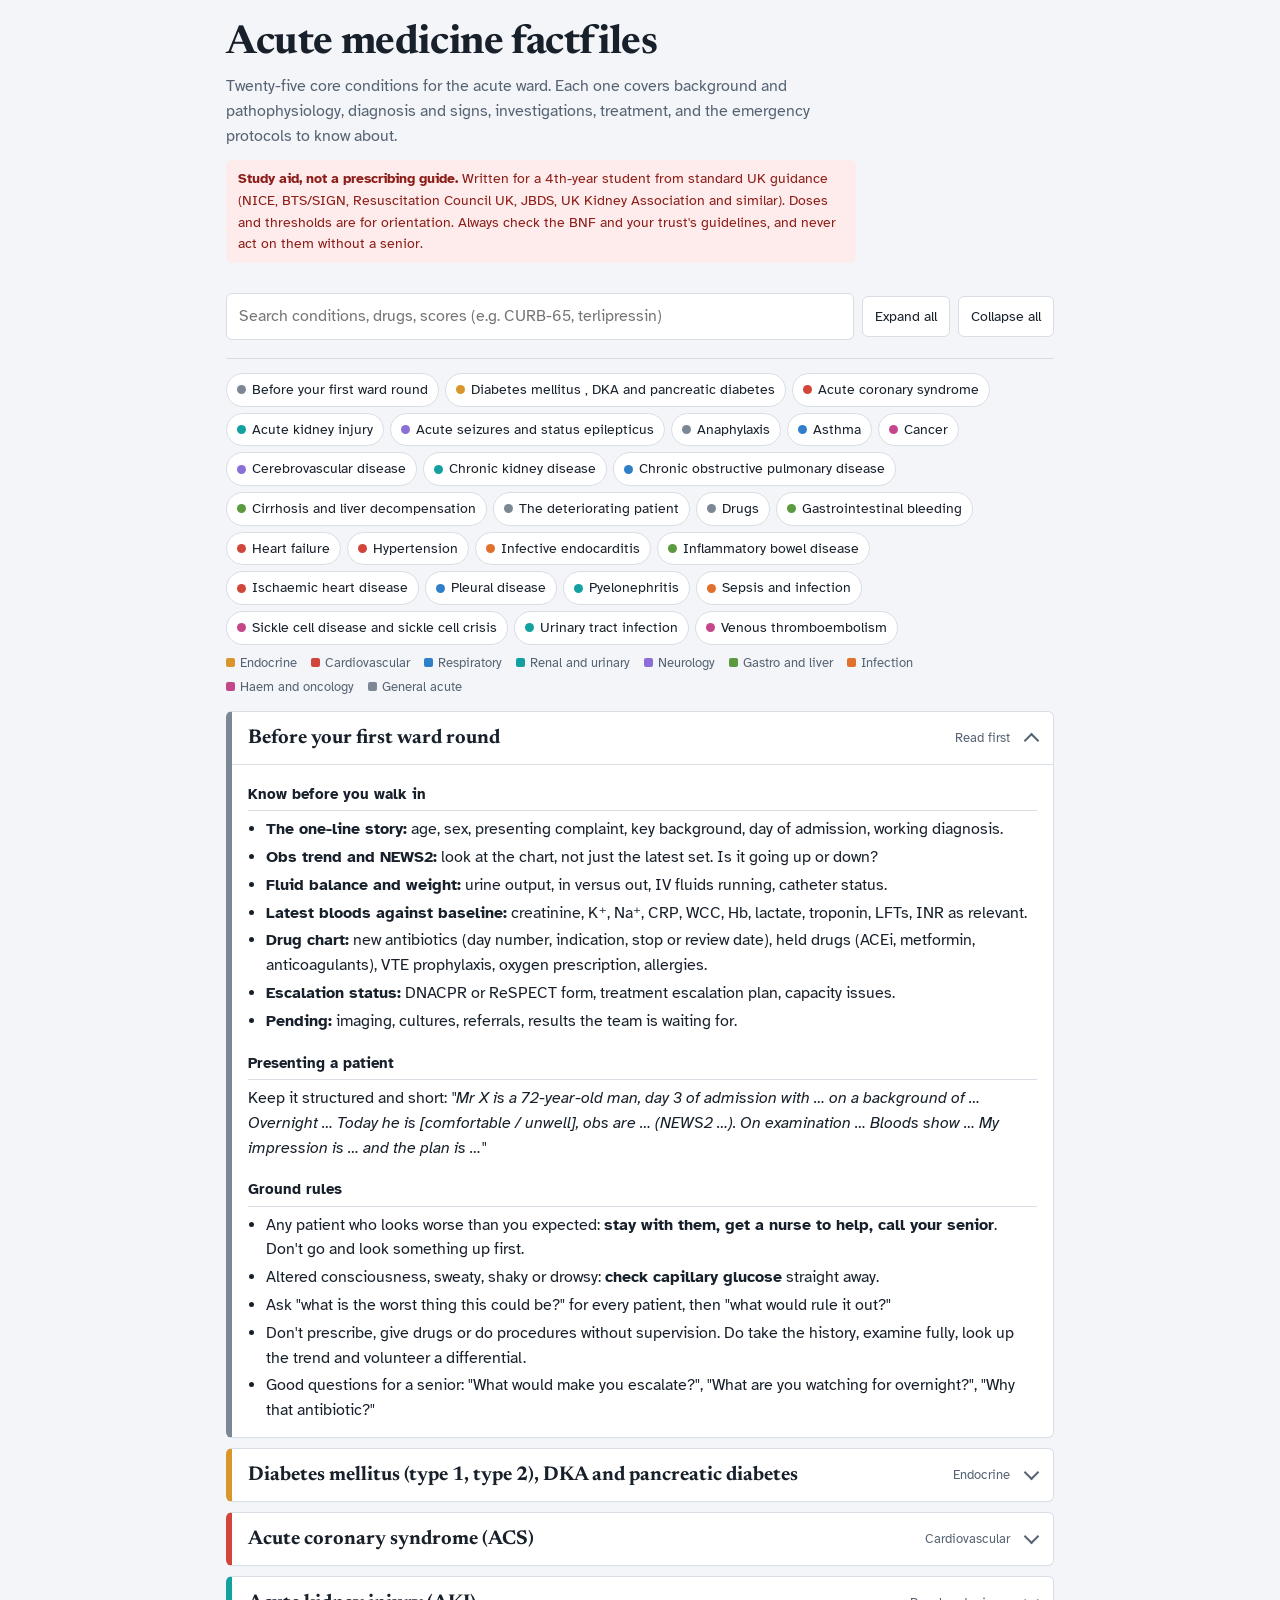
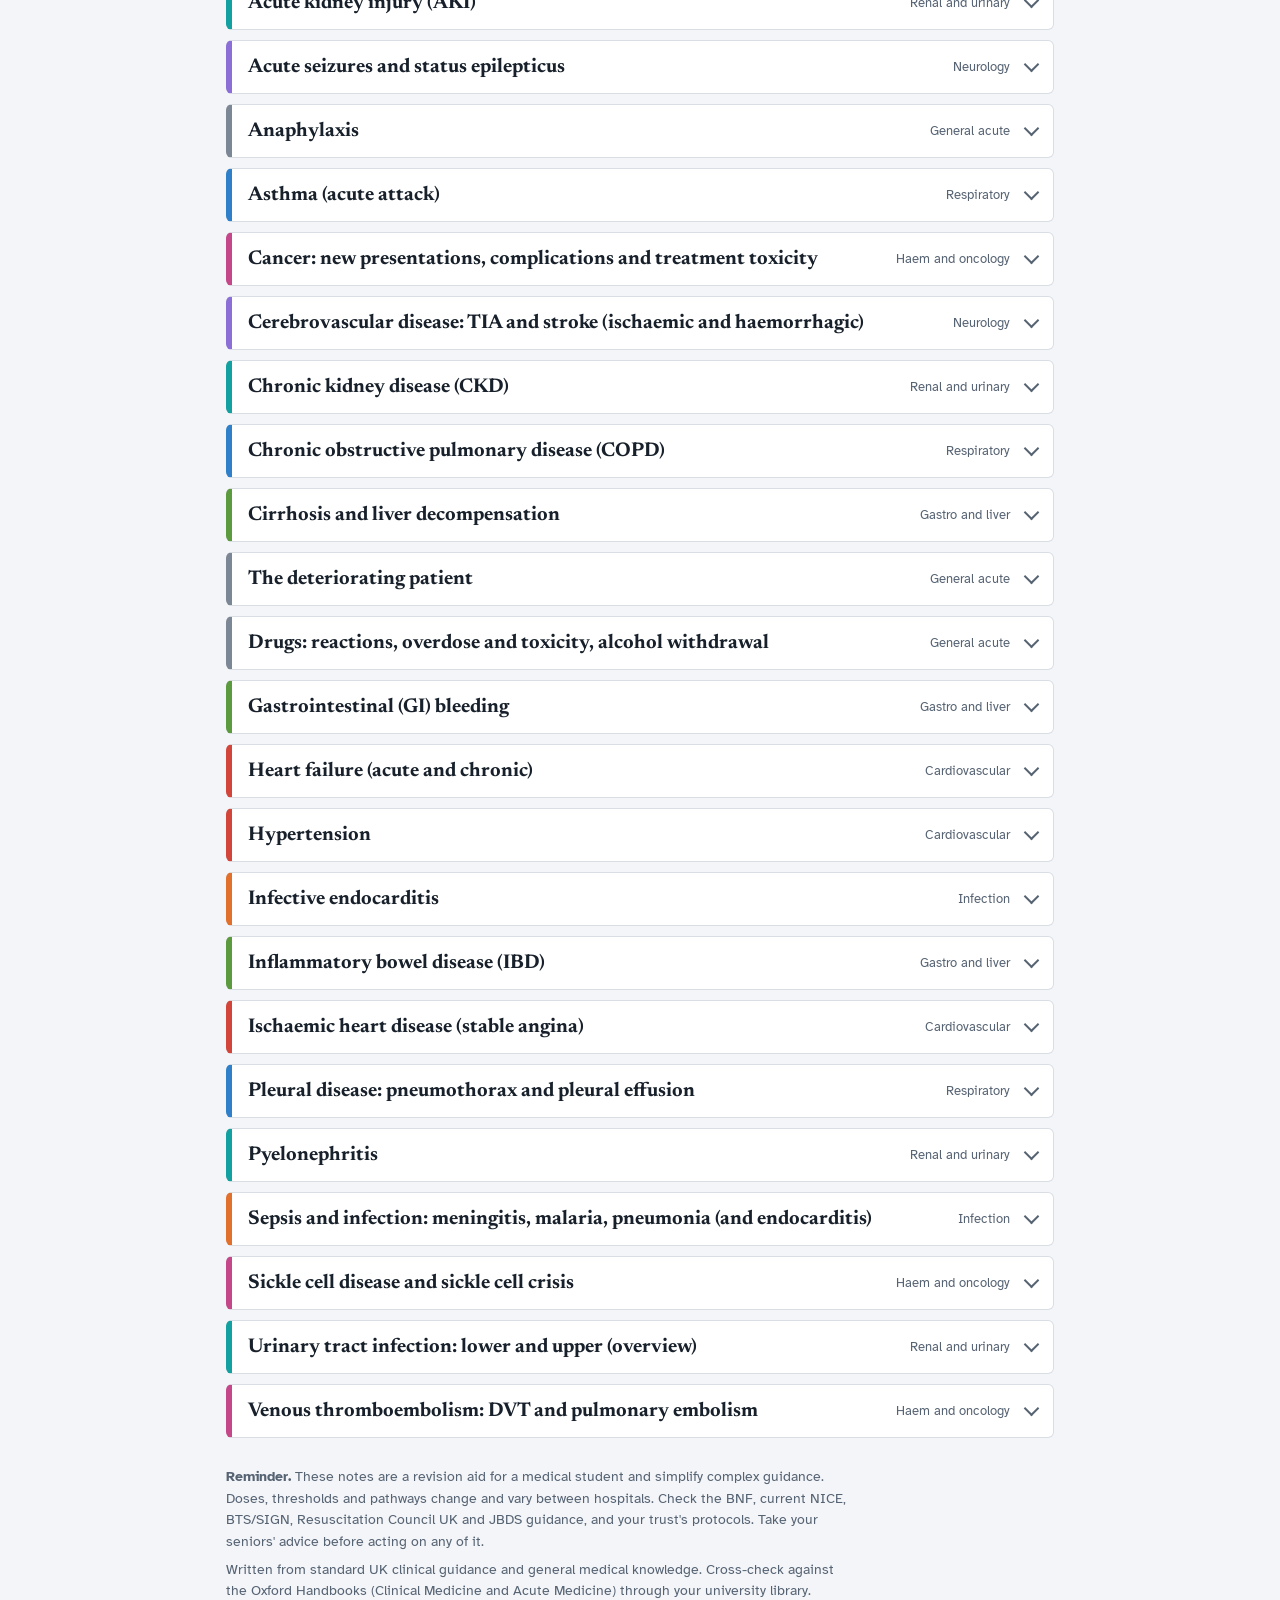
<file: part1.html>
<!DOCTYPE html>
<html lang="en-GB">
<head>
<meta charset="utf-8">
<meta name="viewport" content="width=device-width, initial-scale=1, viewport-fit=cover">
<title>Acute medicine factfiles</title>
<link rel="stylesheet" href="https://fonts.googleapis.com/css2?family=Atkinson+Hyperlegible:ital,wght@0,400;0,700;1,400&family=Newsreader:opsz,wght@6..72,500;6..72,700&display=swap">
<style>
:root{
  --bg:#f3f5f8;--surface:#ffffff;--ink:#18212b;--muted:#566373;--line:#d9dee5;--accent:#1c5d99;
  --key-bg:#e9f1fa;--warn-bg:#fdeceb;--warn-ink:#8c1d18;--prot-bg:#fff3e0;--prot-line:#e3b05e;
  box-sizing:border-box;padding-top:env(safe-area-inset-top,0px);padding-bottom:env(safe-area-inset-bottom,0px);
}
@media (prefers-color-scheme: dark){
  :root:not([data-theme="light"]){
    --bg:#10161d;--surface:#18212b;--ink:#e6ebf1;--muted:#9aa8b8;--line:#2b3745;--accent:#7ab6ec;
    --key-bg:#17293b;--warn-bg:#3a1a19;--warn-ink:#f3b1ac;--prot-bg:#2f2515;--prot-line:#7a5a24;
  }
}
:root[data-theme="dark"]{
  --bg:#10161d;--surface:#18212b;--ink:#e6ebf1;--muted:#9aa8b8;--line:#2b3745;--accent:#7ab6ec;
  --key-bg:#17293b;--warn-bg:#3a1a19;--warn-ink:#f3b1ac;--prot-bg:#2f2515;--prot-line:#7a5a24;
}
html{scroll-padding-top:calc(env(safe-area-inset-top,0px) + 76px);height:100%}
*,*::before,*::after{box-sizing:inherit}
body{margin:0;min-height:100%;background:var(--bg);color:var(--ink);font-family:"Atkinson Hyperlegible",system-ui,-apple-system,"Segoe UI",Roboto,sans-serif;font-size:16px;line-height:1.55;-webkit-text-size-adjust:100%}
.wrap{max-width:860px;margin:0 auto;padding:0 16px 48px}
header.top{padding:22px 0 6px}
h1{font-family:Newsreader,Georgia,"Times New Roman",serif;font-weight:700;font-size:clamp(28px,6vw,40px);line-height:1.1;margin:0 0 8px;letter-spacing:-.01em}
.lede{color:var(--muted);margin:0 0 6px;max-width:62ch}
.disc{font-size:14px;background:var(--warn-bg);color:var(--warn-ink);border-radius:6px;padding:8px 12px;margin:12px 0 0;max-width:70ch}
.bar{position:sticky;top:env(safe-area-inset-top,0px);z-index:5;background:var(--bg);padding:10px 0;border-bottom:1px solid var(--line);margin-top:14px;display:flex;gap:8px;flex-wrap:wrap;align-items:center}
.bar input{flex:1 1 220px;min-width:0;font:inherit;padding:10px 12px;border:1px solid var(--line);border-radius:6px;background:var(--surface);color:var(--ink)}
.bar button{font:inherit;font-size:14px;padding:9px 12px;border:1px solid var(--line);border-radius:6px;background:var(--surface);color:var(--ink);cursor:pointer}
.bar button:hover{border-color:var(--accent)}
:focus-visible{outline:3px solid var(--accent);outline-offset:2px}
.count{font-size:13px;color:var(--muted);width:100%}
.index{display:flex;flex-wrap:wrap;gap:6px;margin:14px 0 8px}
.chip{display:inline-flex;align-items:center;gap:6px;font-size:14px;padding:5px 10px;border:1px solid var(--line);border-radius:999px;background:var(--surface);color:var(--ink);text-decoration:none}
.chip i{width:9px;height:9px;border-radius:50%;background:var(--c,#7b8794);flex:none}
.chip:hover{border-color:var(--c,#7b8794)}
.legend{display:flex;flex-wrap:wrap;gap:4px 14px;font-size:13px;color:var(--muted);margin:2px 0 14px}
.legend span{display:inline-flex;align-items:center;gap:5px}
.legend i{width:9px;height:9px;border-radius:2px;background:var(--c)}
.s-endo{--c:#d9962b}.s-cv{--c:#d1453b}.s-resp{--c:#2f80c9}.s-renal{--c:#12a0a0}.s-neuro{--c:#8b6fd6}.s-gi{--c:#5b9a3f}.s-inf{--c:#e0702b}.s-haem{--c:#c4478a}.s-gen{--c:#7b8794}
[hidden]{display:none!important}
details.cond{background:var(--surface);border:1px solid var(--line);border-left:6px solid var(--c,#7b8794);border-radius:6px;margin:10px 0}
details.cond>summary{cursor:pointer;list-style:none;display:flex;align-items:center;justify-content:space-between;gap:12px;padding:14px 16px}
details.cond>summary::-webkit-details-marker{display:none}
details.cond>summary::after{content:"";flex:none;width:9px;height:9px;border-right:2px solid var(--muted);border-bottom:2px solid var(--muted);transform:rotate(45deg);margin-left:4px;margin-top:-4px;transition:transform .15s}
details.cond[open]>summary::after{transform:rotate(-135deg);margin-top:4px}
.cn{font-family:Newsreader,Georgia,serif;font-weight:700;font-size:20px;line-height:1.2;flex:1}
.cs{font-size:13px;color:var(--muted);white-space:nowrap}
.cb{padding:0 16px 10px;border-top:1px solid var(--line)}
.cb h3{font-size:15px;font-weight:700;margin:18px 0 6px;padding-bottom:4px;border-bottom:1px solid var(--line)}
.cb h4{font-size:15px;font-weight:700;margin:14px 0 3px;color:var(--ink)}
.cb ul{margin:4px 0;padding-left:1.15em}
.cb li{margin:3px 0}
.cb p{margin:6px 0}
.k,.w{margin:8px 0;padding:8px 12px;border-radius:4px;font-size:15px}
.k{background:var(--key-bg);border-left:3px solid var(--accent)}
.w{background:var(--warn-bg);color:var(--warn-ink);border-left:3px solid var(--warn-ink)}
.k b,.w b{font-weight:700}
section.prot{background:var(--prot-bg);border:1px solid var(--prot-line);border-radius:6px;padding:2px 14px 10px;margin:18px 0 8px}
section.prot h3{margin-top:12px;border-bottom-color:var(--prot-line)}
.none{display:none;text-align:center;color:var(--muted);padding:30px 0}
footer{margin-top:28px;font-size:14px;color:var(--muted);max-width:70ch}
footer p{margin:6px 0}
@media (max-width:520px){.cs{display:none}.cn{font-size:18px}}
@media (prefers-reduced-motion:reduce){details.cond>summary::after{transition:none}}
@media print{.bar,.index,.legend{display:none}details.cond{break-inside:avoid-page}body{background:#fff;color:#000}}
</style>
</head>
<body>
<div class="wrap">
<header class="top">
  <h1>Acute medicine factfiles</h1>
  <p class="lede">Twenty-five core conditions for the acute ward. Each one covers background and pathophysiology, diagnosis and signs, investigations, treatment, and the emergency protocols to know about.</p>
  <p class="disc"><b>Study aid, not a prescribing guide.</b> Written for a 4th-year student from standard UK guidance (NICE, BTS/SIGN, Resuscitation Council UK, JBDS, UK Kidney Association and similar). Doses and thresholds are for orientation. Always check the BNF and your trust's guidelines, and never act on them without a senior.</p>
</header>

<div class="bar" role="search">
  <input id="q" type="search" placeholder="Search conditions, drugs, scores (e.g. CURB-65, terlipressin)" aria-label="Search factfiles">
  <button id="openAll" type="button">Expand all</button>
  <button id="closeAll" type="button">Collapse all</button>
  <div class="count" id="count" aria-live="polite"></div>
</div>

<nav class="index" id="index" aria-label="Jump to a condition"></nav>
<div class="legend" aria-hidden="true">
  <span class="s-endo"><i></i>Endocrine</span><span class="s-cv"><i></i>Cardiovascular</span><span class="s-resp"><i></i>Respiratory</span><span class="s-renal"><i></i>Renal and urinary</span><span class="s-neuro"><i></i>Neurology</span><span class="s-gi"><i></i>Gastro and liver</span><span class="s-inf"><i></i>Infection</span><span class="s-haem"><i></i>Haem and oncology</span><span class="s-gen"><i></i>General acute</span>
</div>

<main id="main">

<!-- ============ WARD ROUND ESSENTIALS ============ -->
<details class="cond s-gen" id="essentials" open>
<summary><span class="cn">Before your first ward round</span><span class="cs">Read first</span></summary>
<div class="cb">
<h3>Know before you walk in</h3>
<ul>
<li><b>The one-line story:</b> age, sex, presenting complaint, key background, day of admission, working diagnosis.</li>
<li><b>Obs trend and NEWS2:</b> look at the chart, not just the latest set. Is it going up or down?</li>
<li><b>Fluid balance and weight:</b> urine output, in versus out, IV fluids running, catheter status.</li>
<li><b>Latest bloods against baseline:</b> creatinine, K⁺, Na⁺, CRP, WCC, Hb, lactate, troponin, LFTs, INR as relevant.</li>
<li><b>Drug chart:</b> new antibiotics (day number, indication, stop or review date), held drugs (ACEi, metformin, anticoagulants), VTE prophylaxis, oxygen prescription, allergies.</li>
<li><b>Escalation status:</b> DNACPR or ReSPECT form, treatment escalation plan, capacity issues.</li>
<li><b>Pending:</b> imaging, cultures, referrals, results the team is waiting for.</li>
</ul>
<h3>Presenting a patient</h3>
<p>Keep it structured and short: <i>"Mr X is a 72-year-old man, day 3 of admission with … on a background of … Overnight … Today he is [comfortable / unwell], obs are … (NEWS2 …). On examination … Bloods show … My impression is … and the plan is …"</i></p>
<h3>Ground rules</h3>
<ul>
<li>Any patient who looks worse than you expected: <b>stay with them, get a nurse to help, call your senior</b>. Don't go and look something up first.</li>
<li>Altered consciousness, sweaty, shaky or drowsy: <b>check capillary glucose</b> straight away.</li>
<li>Ask "what is the worst thing this could be?" for every patient, then "what would rule it out?"</li>
<li>Don't prescribe, give drugs or do procedures without supervision. Do take the history, examine fully, look up the trend and volunteer a differential.</li>
<li>Good questions for a senior: "What would make you escalate?", "What are you watching for overnight?", "Why that antibiotic?"</li>
</ul>
</div>
</details>

<!-- ============ 1. DIABETES ============ -->
<details class="cond s-endo" id="diabetes" data-k="type 1 type 2 dka hhs hypoglycaemia pancreatic type 3c insulin ketones">
<summary><span class="cn">Diabetes mellitus (type 1, type 2), DKA and pancreatic diabetes</span><span class="cs">Endocrine</span></summary>
<div class="cb">

<section>
<h3>Background and pathophysiology</h3>
<ul>
<li><b>Type 1 (T1DM):</b> autoimmune destruction of pancreatic β-cells (anti-GAD, IA-2, ZnT8 antibodies) leading to absolute insulin deficiency. Usually younger, lean, rapid onset. Needs insulin for life. Without insulin, unrestrained lipolysis leads to ketogenesis.</li>
<li><b>Type 2 (T2DM):</b> insulin resistance plus progressive relative β-cell failure. Risk factors: obesity, age, family history, South Asian, Black African-Caribbean and Middle Eastern ethnicity, gestational diabetes, PCOS.</li>
<li><b>Pancreatic (type 3c) diabetes:</b> loss of islet cells after chronic pancreatitis, pancreatic cancer or pancreatectomy, cystic fibrosis, haemochromatosis. Both <b>insulin and glucagon</b> are lost, so it is brittle with a high risk of hypoglycaemia. Exocrine failure is common (steatorrhoea, weight loss, needs pancreatic enzyme replacement such as Creon).</li>
<li>Other causes: steroids, Cushing's, acromegaly, thiazides, antipsychotics, checkpoint inhibitors (autoimmune diabetes and DKA).</li>
<li><b>DKA:</b> insulin deficiency with counter-regulatory hormone excess leads to hyperglycaemia, ketone production, osmotic diuresis, dehydration and metabolic acidosis. Total body K⁺ is depleted even if the measured K⁺ is normal or high.</li>
<li><b>HHS:</b> severe hyperglycaemia and dehydration with enough insulin to suppress ketosis. Older T2DM patients, developing over days, high mortality.</li>
<li>Complications: micro- (retinopathy, nephropathy, neuropathy) and macrovascular (IHD, stroke, PAD). Diabetic foot disease is a major cause of admission.</li>
</ul>
</section>

<section>
<h3>Diagnosis and clinical signs</h3>
<div class="k"><b>Diagnostic criteria:</b> symptoms plus random glucose ≥11.1 mmol/L, or fasting ≥7.0, or HbA1c ≥48 mmol/mol (6.5%). If asymptomatic, confirm with a second test. HbA1c is unreliable with anaemia, haemoglobinopathy, recent transfusion, pancreatic disease and rapid-onset T1DM.</div>
<ul>
<li>Classic symptoms: polyuria, polydipsia, weight loss, fatigue, blurred vision, recurrent infections (thrush, skin).</li>
<li><b>DKA:</b> vomiting, abdominal pain (can mimic an acute abdomen), Kussmaul breathing (deep, rapid), acetone breath, dehydration (dry mucosa, tachycardia, hypotension), drowsiness. Precipitants: infection, missed insulin, new diagnosis, MI, pancreatitis, steroids, <b>SGLT2 inhibitors (euglycaemic DKA, glucose may be under 14)</b>.</li>
<li><b>DKA diagnosis (JBDS):</b> all three of glucose &gt;11 mmol/L or known diabetes, ketones ≥3.0 mmol/L (or urine ketones 2+), and venous pH &lt;7.3 or bicarbonate &lt;15 mmol/L.</li>
<li><b>Severe DKA</b> (needs senior or critical care input): ketones &gt;6, pH &lt;7.0, bicarbonate &lt;5, K⁺ &lt;3.5, GCS &lt;12, SBP &lt;90, HR &gt;100 or &lt;60, anion gap &gt;16.</li>
<li><b>HHS:</b> glucose ≥30 mmol/L, osmolality ≥320 mosm/kg, hypovolaemia, ketones &lt;3, pH &gt;7.3 and bicarbonate &gt;15.</li>
<li><b>Hypoglycaemia:</b> glucose &lt;4 mmol/L. Sweating, tremor, palpitations, hunger, confusion, seizure, coma. Ask about sulfonylureas and insulin, missed meals, alcohol, renal failure.</li>
</ul>
</section>

<section>
<h3>Investigations</h3>
<ul>
<li>Capillary glucose <b>and</b> capillary ketones (beta-hydroxybutyrate).</li>
<li><b>Venous blood gas:</b> pH, bicarbonate, K⁺, lactate. Calculate the anion gap: (Na⁺ + K⁺) − (Cl⁻ + HCO₃⁻).</li>
<li>U&amp;E (AKI is common), plasma osmolality, FBC, CRP, blood and urine cultures, urinalysis, CXR.</li>
<li>ECG (hypo- or hyperkalaemia, MI as the trigger), troponin, lipase or amylase if abdominal pain, pregnancy test.</li>
<li>HbA1c, lipids, urine ACR, foot check, retinal screening status once well.</li>
<li>New T1DM: islet autoantibodies and C-peptide if the type is unclear. Pancreatic diabetes: CT or MRI pancreas, faecal elastase.</li>
</ul>
</section>

<section>
<h3>Treatment</h3>
<h4>DKA (JBDS 2021 principles, follow the local integrated care pathway)</h4>
<ul>
<li><b>Fluids:</b> 0.9% NaCl 1 L over 1 h (500 mL bolus first if SBP &lt;90, and think sepsis or another cause). Then 1 L over 2 h twice, 1 L over 4 h twice, 1 L over 6 h. Add K⁺ per the potassium rule below and adjust for heart failure, the elderly and the young.</li>
<li><b>Fixed-rate IV insulin infusion (FRIII) 0.1 units/kg/h</b>, started at the same time as fluids. Continue the patient's long-acting (basal) insulin alongside it.</li>
<li><b>Potassium:</b> K⁺ &gt;5.5: none. 3.5–5.5: 40 mmol/L in each bag. &lt;3.5: senior review and extra K⁺ (insulin will drop it further).</li>
<li>Add <b>10% glucose at 125 mL/h</b> when glucose &lt;14 mmol/L and continue insulin.</li>
<li>Monitor hourly capillary glucose and ketones, VBG at 60 min, 2 h, then 2-hourly. <b>Targets:</b> ketones fall ≥0.5 mmol/L/h, bicarbonate rise ≥3 mmol/L/h, glucose fall ≥3 mmol/L/h. If not met, check the insulin pump, cannula and fluids, and consider raising the insulin rate.</li>
<li><b>Resolved when</b> ketones &lt;0.6 and pH &gt;7.3. Then switch to subcutaneous insulin when eating and drinking (stop the infusion 30–60 min after the first SC dose).</li>
<li>Bicarbonate is not routinely given. Give LMWH prophylaxis. Treat the trigger. Diabetes specialist team review before discharge. Stop SGLT2 inhibitors.</li>
<li><b>Complications:</b> hypokalaemia, hypoglycaemia, cerebral oedema (mainly children and young people), ARDS, VTE, fluid overload.</li>
</ul>
<h4>HHS</h4>
<ul>
<li>Slow and careful. IV 0.9% NaCl to restore volume, aiming for a glucose fall of ≤5 mmol/L/h and Na⁺ fall not too rapid (cerebral oedema and osmotic demyelination risk).</li>
<li>Start low-dose FRIII (0.05 units/kg/h) only if glucose is not falling with fluids, or if ketonaemia is present.</li>
<li><b>LMWH for everyone</b> (high thrombosis risk). Daily foot check. Treat precipitants (infection, MI, stroke).</li>
</ul>
<h4>Hypoglycaemia</h4>
<ul>
<li>Conscious and able to swallow: 15–20 g fast-acting carbohydrate (150–200 mL fruit juice, glucose tablets), recheck in 10–15 min and repeat, then a long-acting carbohydrate snack.</li>
<li>Unconscious or unable to swallow: <b>IV 10% glucose 150–200 mL over 15 min</b> (or 20% glucose 75–100 mL), or <b>IM glucagon 1 mg</b> if no IV access. Glucagon works poorly in alcohol excess, liver disease and starvation, and after sulfonylureas.</li>
<li>Sulfonylurea hypoglycaemia can recur for days. Observe and consider octreotide with specialist advice.</li>
</ul>
<h4>Chronic and inpatient management</h4>
<ul>
<li><b>T1DM:</b> basal-bolus insulin. <b>T2DM:</b> metformin first line, then add SGLT2 inhibitor (especially with CVD, HF or CKD), DPP-4 inhibitor, GLP-1 agonist, sulfonylurea or pioglitazone. Cardiorenal-protective agents are prioritised.</li>
<li><b>Never omit basal insulin in T1DM inpatients.</b> If nil by mouth or unwell, use a variable-rate IV insulin infusion (VRIII) with glucose and K⁺.</li>
<li>Hold metformin in AKI, sepsis and after IV contrast (lactic acidosis risk). Sick-day rules: stop SGLT2i, metformin, ACEi/ARB and diuretics when acutely unwell and dehydrated.</li>
<li><b>Pancreatic diabetes:</b> low-dose insulin with caution, pancreatic enzyme replacement, and avoid alcohol.</li>
</ul>
</section>

<section class="prot">
<h3>Emergency protocols and red flags</h3>
<ul>
<li><b>JBDS DKA guideline</b> (adults) and the local DKA integrated care pathway. <b>JBDS HHS</b> and <b>hypoglycaemia</b> guidelines. <b>VRIII</b> pathway for surgical and NBM patients.</li>
<li>ABCDE assessment, NEWS2 and Sepsis Six if infection is the trigger.</li>
<li>Escalate: severe DKA, GCS &lt;12, K⁺ outside 3.5–5.5 on presentation, pregnancy, HHS, or failure to respond (refer to critical care or the diabetes team).</li>
<li>Newly diagnosed T1DM or any DKA needs a diabetes specialist team referral before discharge.</li>
<li>DVLA: hypoglycaemia awareness and insulin treatment have driving implications.</li>
</ul>
</section>

</div>
</details>

<!-- ============ 2. ACS ============ -->
<details class="cond s-cv" id="acs" data-k="stemi nstemi unstable angina troponin ecg pci fibrinolysis grace">
<summary><span class="cn">Acute coronary syndrome (ACS)</span><span class="cs">Cardiovascular</span></summary>
<div class="cb">

<section>
<h3>Background and pathophysiology</h3>
<ul>
<li>Umbrella term for <b>STEMI</b>, <b>NSTEMI</b> and <b>unstable angina</b>. Usually atherosclerotic plaque rupture or erosion with platelet aggregation and thrombus (type 1 MI). Type 2 MI is supply–demand mismatch (sepsis, anaemia, tachyarrhythmia, hypotension).</li>
<li>STEMI: complete coronary occlusion causing transmural infarction. NSTEMI: partial or transient occlusion, troponin rises. Unstable angina: ischaemia without troponin rise.</li>
<li>Risk factors: smoking, hypertension, diabetes, hyperlipidaemia, family history, CKD, obesity, cocaine (spasm and thrombosis).</li>
</ul>
</section>

<section>
<h3>Diagnosis and clinical signs</h3>
<ul>
<li>Central, crushing or heavy chest pain, lasting &gt;20 min, radiating to jaw or left arm, with sweating, nausea and breathlessness. <b>Atypical or silent presentations</b> are common in older people, women and diabetics (dyspnoea, fatigue, epigastric pain, syncope).</li>
<li>Signs: pallor, sweating, tachy- or bradycardia, new murmur (papillary muscle rupture, mitral regurgitation), S3, crackles (heart failure), hypotension and cool peripheries (cardiogenic shock).</li>
<li><b>STEMI on ECG:</b> new ST elevation at the J point in two contiguous leads (roughly ≥1 mm in most leads, ≥2 mm in V2–V3 in men ≥40, ≥1.5 mm in V2–V3 in women). Posterior MI: ST depression V1–V3 with tall R waves, confirm with V7–V9. Also consider hyperacute T waves, de Winter and Wellens patterns.</li>
<li><b>NSTEMI/UA:</b> ST depression, T-wave inversion or a normal ECG. Diagnosis by a rise and fall in high-sensitivity troponin above the 99th percentile.</li>
<li>Territories: II, III, aVF = inferior (RCA, may involve right ventricle, check V4R); V1–V4 = anterior (LAD); I, aVL, V5–V6 = lateral (LAD or circumflex).</li>
<li>Differentials: PE, aortic dissection, pericarditis, myocarditis, pneumothorax, oesophageal spasm or reflux, Takotsubo, musculoskeletal.</li>
</ul>
</section>

<section>
<h3>Investigations</h3>
<ul>
<li><b>12-lead ECG within 10 minutes</b> of arrival, repeat if pain recurs or changes.</li>
<li><b>High-sensitivity troponin</b> on arrival and repeat per local pathway (NICE: at 3 h, or a rapid 0/1–3 h algorithm). A very low value at presentation more than 3 h after pain onset can rule out MI. Troponin can be raised in PE, sepsis, renal failure, myocarditis and HF, so interpret in context.</li>
<li>FBC, U&amp;E, glucose, HbA1c, lipids, LFTs, coagulation, CRP, TFTs as indicated.</li>
<li>CXR (heart failure, alternative causes), bedside <b>echocardiogram</b> (wall motion, LVEF, mechanical complications).</li>
<li>Risk score: <b>GRACE</b> (6-month mortality &gt;3% is higher risk). TIMI is an alternative. Assess bleeding risk (ORBIT, CRUSADE).</li>
<li>Coronary angiography ± PCI or CABG.</li>
</ul>
</section>

<section>
<h3>Treatment</h3>
<ul>
<li>Immediate: resuscitation area, monitoring, IV access, <b>aspirin 300 mg</b> chewed. Oxygen only if SpO₂ &lt;94% (target 94–98%). Sublingual or IV <b>GTN</b> for ongoing pain (avoid if hypotensive, right ventricular infarct, or recent PDE-5 inhibitor). IV opioid only for severe pain (may slow absorption of oral antiplatelets).</li>
<li><b>STEMI:</b> emergency reperfusion. <b>Primary PCI</b> if presenting within 12 h and PCI can be delivered within 120 minutes of the time fibrinolysis could have been given. Second antiplatelet (ticagrelor 180 mg, prasugrel or clopidogrel) plus heparin. If PCI cannot be achieved in time: <b>fibrinolysis</b> (e.g. tenecteplase) with an antithrombin, repeat ECG at 60–90 min, rescue PCI if ST elevation has not resolved by ≥50%.</li>
<li><b>NSTEMI/UA:</b> aspirin 300 mg, ticagrelor 180 mg (clopidogrel if high bleeding risk or on an anticoagulant), <b>fondaparinux 2.5 mg SC daily</b> (UFH if angiography imminent or eGFR &lt;20). Angiography within 24–72 h based on risk (immediate if haemodynamically unstable, refractory pain, life-threatening arrhythmia).</li>
<li><b>Secondary prevention:</b> dual antiplatelets for up to 12 months, β-blocker, ACE inhibitor (or ARB), high-intensity statin (atorvastatin 80 mg), MRA if LVEF ≤40% with HF or diabetes, cardiac rehabilitation, smoking cessation, glycaemic and BP control.</li>
<li><b>Complications:</b> VF/VT, AV block (inferior MI), acute heart failure and cardiogenic shock, papillary muscle rupture, VSD, free-wall rupture, pericarditis and Dressler's syndrome, LV aneurysm and thrombus.</li>
<li>Driving (DVLA, car): 1 week if treated by successful angioplasty, otherwise 4 weeks. Check the current rules.</li>
</ul>
</section>

<section class="prot">
<h3>Emergency protocols and red flags</h3>
<ul>
<li><b>Local STEMI pathway</b> (call the cath lab or primary PCI centre early). <b>NSTEMI/ACS pathway</b> (NICE CG95 / NG185).</li>
<li><b>ALS algorithm</b> for VF/VT or cardiac arrest. <b>Bradycardia</b> and <b>tachycardia</b> algorithms for arrhythmia complications. Consider temporary pacing in high-grade AV block.</li>
<li><b>Cardiogenic shock:</b> urgent senior and critical care input, echo, consider mechanical support.</li>
<li>New hypotension or a new murmur after MI: think mechanical complication, urgent echo and cardiothoracic referral.</li>
</ul>
</section>

</div>
</details>

<!-- ============ 3. AKI ============ -->
<details class="cond s-renal" id="aki" data-k="acute kidney injury kdigo hyperkalaemia atn rrt dialysis creatinine oliguria">
<summary><span class="cn">Acute kidney injury (AKI)</span><span class="cs">Renal and urinary</span></summary>
<div class="cb">

<section>
<h3>Background and pathophysiology</h3>
<div class="k"><b>KDIGO definition:</b> creatinine rise ≥26 µmol/L within 48 h, or ≥1.5× baseline within 7 days, or urine output &lt;0.5 mL/kg/h for &gt;6 h. Stage 1 = 1.5–1.9× baseline, stage 2 = 2–2.9×, stage 3 = ≥3× or creatinine &gt;354 µmol/L or need for RRT.</div>
<ul>
<li><b>Pre-renal (most common):</b> hypovolaemia (bleeding, GI losses, poor intake), sepsis, heart failure, liver failure (hepatorenal), drugs reducing renal perfusion (NSAIDs, ACEi/ARB, diuretics).</li>
<li><b>Intrinsic:</b> acute tubular necrosis (prolonged ischaemia or toxins: aminoglycosides, contrast), acute interstitial nephritis (PPIs, antibiotics, NSAIDs), glomerulonephritis and vasculitis, rhabdomyolysis, myeloma, haemolytic uraemic syndrome.</li>
<li><b>Post-renal:</b> obstruction (BPH, stones, pelvic or bladder tumour, blocked catheter, retroperitoneal fibrosis).</li>
<li>Unresolved pre-renal injury becomes ATN. Risk factors: age, CKD, diabetes, heart failure, liver disease, nephrotoxic drugs.</li>
</ul>
</section>

<section>
<h3>Diagnosis and clinical signs</h3>
<ul>
<li>Often asymptomatic, picked up on bloods (and the hospital AKI e-alert). Ask about fluid intake, vomiting or diarrhoea, urine output, LUTS, new drugs (NSAIDs, antibiotics, contrast), rash, joint pain, haematuria.</li>
<li><b>Volume status:</b> postural drop, dry mucosa, reduced skin turgor, low JVP, tachycardia (hypovolaemia) versus raised JVP, oedema, crackles (overload).</li>
<li>Palpable bladder or enlarged prostate (obstruction). Rash, purpura, arthritis (vasculitis or SLE). Uraemic signs: pericardial rub, asterixis, confusion, nausea, pruritus.</li>
<li>Check for sepsis and consider hepatorenal syndrome in a patient with cirrhosis.</li>
</ul>
</section>

<section>
<h3>Investigations</h3>
<ul>
<li><b>U&amp;E and creatinine</b> compared with baseline, K⁺, bicarbonate, urea. VBG (acidosis, lactate, K⁺). <b>ECG</b> if K⁺ is raised.</li>
<li><b>Urine dipstick</b> (blood and protein suggest glomerular disease; leucocytes and nitrites suggest infection), urine ACR or PCR, urine microscopy if intrinsic disease is suspected.</li>
<li><b>Bladder scan</b> or catheterise if retention is suspected. <b>Renal ultrasound within 24 h</b> if no clear cause or obstruction suspected (urgently, within 6 h, if pyonephrosis or an obstructed infected system is suspected).</li>
<li>FBC, CRP, LFTs, Ca²⁺, CK (rhabdomyolysis), blood cultures if septic.</li>
<li>If intrinsic disease is suspected: ANCA, anti-GBM, ANA, dsDNA, complement, immunoglobulins with serum protein electrophoresis and free light chains (myeloma), hepatitis B/C, HIV. Renal biopsy is decided by nephrology.</li>
</ul>
</section>

<section>
<h3>Treatment</h3>
<ul>
<li><b>Treat the cause.</b> Assess fluid status carefully. If hypovolaemic: IV balanced crystalloid bolus (250–500 mL over 15 min), then reassess; don't overload. If overloaded: diuretics ± escalate.</li>
<li><b>Stop or hold nephrotoxic and renally cleared drugs:</b> NSAIDs, ACEi/ARB, diuretics, metformin, aminoglycosides, and review doses of others. Avoid IV contrast unless essential.</li>
<li>Strict fluid balance, daily weights, catheter if hourly urine output needs monitoring. Treat sepsis. Relieve obstruction (urethral catheter, nephrostomy, ureteric stent).</li>
<li><b>Hyperkalaemia</b> (UK Kidney Association principles; K⁺ 5.5–5.9 mild, 6.0–6.4 moderate, ≥6.5 severe):
  <ul>
  <li>If ECG changes (peaked T waves, flattened P, prolonged PR, wide QRS, sine wave): <b>IV calcium</b> (10% calcium gluconate 30 mL, or 10% calcium chloride 10 mL, over 5–10 min), repeat if ECG changes persist.</li>
  <li><b>10 units short-acting insulin with 25 g glucose</b> IV over 15 min (monitor glucose for 6 h). Nebulised <b>salbutamol 10–20 mg</b>.</li>
  <li>Potassium binder (sodium zirconium cyclosilicate 10 g TDS for up to 48 h). Stop K⁺-raising drugs. Dialysis if refractory.</li>
  </ul>
</li>
<li><b>Indications for urgent renal replacement therapy:</b> refractory hyperkalaemia, refractory pulmonary oedema, severe metabolic acidosis (pH &lt;7.1), uraemic complications (pericarditis, encephalopathy), certain toxins.</li>
<li><b>Specific causes:</b> vasculitis or GN (steroids and immunosuppression via nephrology), AIN (stop the drug, steroids), rhabdomyolysis (aggressive IV fluids), myeloma.</li>
<li>Refer to nephrology for stage 3 AKI, suspected intrinsic renal disease, hyperkalaemia refractory to treatment, or failure to respond. Follow up creatinine after discharge (risk of CKD).</li>
</ul>
</section>

<section class="prot">
<h3>Emergency protocols and red flags</h3>
<ul>
<li><b>Hyperkalaemia protocol</b> (UK Kidney Association / local guideline). <b>NICE NG148</b> (AKI) and the "Think Kidneys" AKI care bundle.</li>
<li><b>Sepsis Six</b> if sepsis is present (see the sepsis factfile). <b>Pulmonary oedema</b> pathway for overload.</li>
<li><b>Urgent decompression</b> for an infected obstructed system. <b>Sick-day rules</b> and medicines review at discharge.</li>
</ul>
</section>

</div>
</details>

<!-- ============ 4. SEIZURES ============ -->
<details class="cond s-neuro" id="seizures" data-k="status epilepticus lorazepam levetiracetam epilepsy first seizure convulsion">
<summary><span class="cn">Acute seizures and status epilepticus</span><span class="cs">Neurology</span></summary>
<div class="cb">

<section>
<h3>Background and pathophysiology</h3>
<ul>
<li>A seizure is a transient episode of abnormal, excessive or synchronous neuronal activity. Imbalance between excitation (glutamate) and inhibition (GABA).</li>
<li><b>Provoked (acute symptomatic):</b> hypoglycaemia, hyponatraemia, hypocalcaemia, hypomagnesaemia, alcohol or benzodiazepine withdrawal, drugs (tramadol, TCAs, bupropion, cocaine), CNS infection, stroke, head injury, tumour, eclampsia, hypoxia.</li>
<li><b>Unprovoked:</b> epilepsy (two unprovoked seizures more than 24 h apart, or one with a high recurrence risk). Sub-therapeutic anti-seizure medication or missed doses is a common trigger.</li>
<li><b>Status epilepticus:</b> a seizure lasting ≥5 minutes, or two or more seizures without recovery of consciousness between them. Neuronal damage worsens with duration; it is a medical emergency.</li>
</ul>
</section>

<section>
<h3>Diagnosis and clinical signs</h3>
<ul>
<li>A <b>witness history</b> is the most important part. Ask about aura, onset (focal versus generalised), tongue biting (lateral), incontinence, duration, post-ictal state, and Todd's paresis.</li>
<li><b>Generalised tonic-clonic:</b> loss of consciousness, tonic then clonic phases, post-ictal confusion for minutes to hours. <b>Focal:</b> preserved or impaired awareness with focal motor, sensory or automatism features.</li>
<li><b>Convulsive syncope</b> is brief (seconds) with a clear trigger (standing, pain), pallor and rapid recovery. <b>Functional (dissociative) seizures</b> may show eye closure, side-to-side head movement, long duration and rapid recovery, without a raised prolactin or lactate.</li>
<li>Examine for focal neurology, meningism, head injury, signs of alcohol excess, and check pupils and glucose.</li>
</ul>
</section>

<section>
<h3>Investigations</h3>
<ul>
<li><b>Capillary glucose immediately.</b> U&amp;E, Na⁺, Ca²⁺, Mg²⁺, LFTs, FBC, CRP, VBG (lactate is raised transiently after a tonic-clonic seizure), CK, alcohol level and toxicology, pregnancy test, anti-seizure drug levels where relevant.</li>
<li><b>ECG</b> in every first seizure (long QT, arrhythmic syncope).</li>
<li><b>CT head</b> if new focal deficit, head injury, anticoagulation, immunosuppression, persistent altered consciousness, or first seizure in adulthood with red flags. <b>LP</b> if meningitis or encephalitis suspected (after CT if indicated).</li>
<li><b>EEG and MRI</b> are usually arranged by neurology, within 72 h if status or in hospital as indicated.</li>
</ul>
</section>

<section>
<h3>Treatment</h3>
<ul>
<li><b>First aid:</b> note the time, protect from injury, nothing in the mouth, recovery position after convulsions stop, oxygen (high flow) and monitoring, check glucose, gain IV access.</li>
<li><b>Status epilepticus (seizure ≥5 min):</b> first-line <b>IV lorazepam 4 mg</b> (0.1 mg/kg), repeat once after 10 min if still seizing. If no IV access: <b>buccal midazolam 10 mg</b> (or IM midazolam) or <b>rectal diazepam 10 mg</b>.</li>
<li><b>Second line</b> (if seizing 20 min after starting first-line): <b>levetiracetam 60 mg/kg IV</b> (max 4.5 g) over 10 min, or <b>phenytoin 20 mg/kg IV</b> (max 2 g, ≤50 mg/min with ECG and BP monitoring), or <b>sodium valproate 40 mg/kg IV</b> (max 3 g, avoid in women of childbearing potential).</li>
<li><b>Refractory status:</b> ICU, general anaesthesia (propofol, midazolam or thiopentone) with EEG monitoring.</li>
<li>Correct causes: <b>10% glucose</b> for hypoglycaemia, <b>IV thiamine (Pabrinex)</b> in alcohol misuse, electrolyte correction, <b>magnesium sulfate 4 g IV over 5–10 min then infusion for eclampsia</b>, antibiotics and aciclovir if CNS infection suspected.</li>
<li><b>First seizure</b> that has resolved: no routine anti-seizure drug started in the ward. Refer to a first-seizure clinic (neurology within 2 weeks). Counsel on driving (DVLA: usually 6 months off after a first unprovoked seizure, 12 months for epilepsy), bathing, heights and water.</li>
</ul>
</section>

<section class="prot">
<h3>Emergency protocols and red flags</h3>
<ul>
<li><b>Status epilepticus algorithm</b> (local and NICE guidance). <b>ABCDE</b> and NEWS2. Escalate to critical care early if not responding to second-line drugs.</li>
<li><b>Eclampsia:</b> magnesium sulfate, obstetric emergency team.</li>
<li>Head injury, anticoagulation, or a fever or meningism with seizure: image and treat as CNS infection until proven otherwise (see the sepsis factfile).</li>
<li>Alcohol-related seizures: see the drugs factfile. Safeguarding and capacity considerations where relevant.</li>
</ul>
</section>

</div>
</details>

<!-- ============ 5. ANAPHYLAXIS ============ -->
<details class="cond s-gen" id="anaphylaxis" data-k="adrenaline epinephrine allergy tryptase angioedema epipen">
<summary><span class="cn">Anaphylaxis</span><span class="cs">General acute</span></summary>
<div class="cb">

<section>
<h3>Background and pathophysiology</h3>
<ul>
<li>Severe, life-threatening systemic hypersensitivity reaction. Usually <b>IgE-mediated</b>: allergen cross-links IgE on mast cells and basophils, releasing histamine, tryptase and leukotrienes. Results in vasodilation, capillary leak, bronchospasm and laryngeal oedema.</li>
<li>Non-IgE mechanisms (direct mast-cell activation) occur with NSAIDs, opioids, IV contrast and some neuromuscular blockers.</li>
<li><b>Triggers:</b> food (nuts, shellfish, milk, egg), drugs (β-lactams, NSAIDs, neuromuscular blockers, chlorhexidine, contrast), venom (wasp, bee), latex. Around 1 in 3 have no identified trigger. Higher risk with asthma, mastocytosis, β-blockers or ACEi, and exercise or alcohol as co-factors.</li>
</ul>
</section>

<section>
<h3>Diagnosis and clinical signs</h3>
<div class="k"><b>Likely anaphylaxis when all are present:</b> sudden onset and rapid progression, life-threatening airway and/or breathing and/or circulation problems, <b>and</b> skin or mucosal changes (flushing, urticaria, angioedema). Skin changes can be absent in up to 20% and may not appear until after BP falls.</div>
<ul>
<li><b>A:</b> hoarse voice, stridor, throat tightness, swollen tongue or lips. <b>B:</b> wheeze, breathlessness, cyanosis, hypoxia. <b>C:</b> tachycardia, hypotension, pallor, collapse. <b>D:</b> confusion, agitation, sense of doom, reduced consciousness.</li>
<li>Also GI symptoms (vomiting, cramps, diarrhoea). Exposure to a known trigger in the previous minutes to hours.</li>
<li>Differentials: vasovagal syncope, panic attack, asthma, hereditary angioedema (no urticaria, no response to adrenaline), septic or cardiogenic shock, PE.</li>
</ul>
</section>

<section>
<h3>Investigations</h3>
<ul>
<li><b>Do not delay treatment for tests.</b> Anaphylaxis is a clinical diagnosis.</li>
<li><b>Mast cell tryptase:</b> first sample as soon as possible, second <b>1–2 h after onset</b> (no later than 4 h), third at ≥24 h (baseline, or at follow-up). A raised acute level relative to baseline supports the diagnosis; a normal level does not exclude it.</li>
<li>Bedside: SpO₂, ABG if severe, ECG.</li>
<li><b>Referral to an allergy clinic</b> for every case (identify the trigger, provide adrenaline auto-injectors, training and a written action plan).</li>
</ul>
</section>

<section>
<h3>Treatment</h3>
<ul>
<li><b>Remove the trigger</b> if possible (stop the infusion), call for help, note the time.</li>
<li><b>IM adrenaline 1 mg/mL (1:1000), anterolateral mid-thigh:</b> adult and child &gt;12 y <b>500 mcg (0.5 mL)</b>; 6–12 y 300 mcg (0.3 mL); 6 months–6 y 150 mcg (0.15 mL); &lt;6 months 100–150 mcg. <b>Repeat every 5 minutes</b> if there's no improvement.</li>
<li><b>Position:</b> lie flat with legs raised (sit up if breathing is difficult, left lateral if pregnant). Do not stand or walk the patient up.</li>
<li><b>High-flow oxygen</b> (15 L/min via reservoir mask). <b>IV fluid bolus</b> 500–1000 mL crystalloid for hypotension.</li>
<li>Antihistamines and steroids are <b>not</b> part of initial resuscitation (RCUK 2021) and do not treat airway, breathing or circulation problems. They can be used later for skin symptoms.</li>
<li><b>Refractory anaphylaxis</b> (no response after 2 IM doses): call critical care or anaesthetics for an <b>IV adrenaline infusion</b> (specialist setting), further fluids, and glucagon 1–2 mg IV if on a β-blocker.</li>
<li><b>Observe</b> for a minimum of 6–12 h depending on severity (longer after severe reactions or if more than one adrenaline dose was needed; biphasic reactions can occur). Discharge with <b>two adrenaline auto-injectors</b>, training, avoidance advice and allergy referral.</li>
</ul>
</section>

<section class="prot">
<h3>Emergency protocols and red flags</h3>
<ul>
<li><b>Resuscitation Council UK anaphylaxis algorithm</b> (ABCDE, adrenaline first). Call 2222 if airway compromise, refractory shock or collapse.</li>
<li>Cardiac arrest: follow ALS and give IM or IV adrenaline as per algorithm.</li>
<li>Report suspected drug reactions to the <b>MHRA Yellow Card</b> scheme and record the allergy in the notes and on the drug chart.</li>
</ul>
</section>

</div>
</details>

<!-- ============ 6. ASTHMA ============ -->
<details class="cond s-resp" id="asthma" data-k="acute severe asthma peak flow salbutamol magnesium bts sign">
<summary><span class="cn">Asthma (acute attack)</span><span class="cs">Respiratory</span></summary>
<div class="cb">

<section>
<h3>Background and pathophysiology</h3>
<ul>
<li>Chronic inflammatory airway disease with variable, reversible airflow obstruction and bronchial hyper-responsiveness. Type 2 (allergic) inflammation with eosinophils, IgE and mast cells is typical; airway smooth muscle constriction, mucus plugging and oedema narrow the lumen.</li>
<li><b>Triggers:</b> viral respiratory infection, allergens, exercise, cold air, smoke, pollution, NSAIDs and aspirin, β-blockers, emotional stress. Poor adherence to inhaled corticosteroid is a common cause of admission.</li>
<li><b>Risk factors for fatal asthma:</b> previous ICU admission or ventilation, repeated admissions, heavy reliance on SABA, poor adherence, psychosocial problems.</li>
</ul>
</section>

<section>
<h3>Diagnosis and clinical signs</h3>
<div class="k"><b>BTS/SIGN severity:</b><br>
<b>Moderate:</b> increasing symptoms, PEF 50–75% of best or predicted, no severe features.<br>
<b>Acute severe (any one):</b> PEF 33–50%, RR ≥25, HR ≥110, unable to complete sentences in one breath.<br>
<b>Life-threatening (any one):</b> PEF &lt;33%, SpO₂ &lt;92%, PaO₂ &lt;8 kPa, "normal" PaCO₂ (4.6–6.0 kPa), silent chest, cyanosis, poor respiratory effort, arrhythmia, exhaustion, altered consciousness, hypotension.<br>
<b>Near-fatal:</b> raised PaCO₂ and/or need for mechanical ventilation.</div>
<ul>
<li>Signs: wheeze, tachypnoea, tachycardia, accessory muscle use, hyperinflation, pulsus paradoxus. <b>A silent chest is ominous, not reassuring.</b> A rising or normal CO₂ in an acute severe attack means the patient is tiring.</li>
<li>Look for the trigger (infection, ICS non-adherence) and for complications (pneumothorax, pneumonia, lobar collapse).</li>
<li>Differentials: COPD exacerbation, pulmonary oedema, PE, pneumothorax, anaphylaxis, upper airway obstruction, vocal cord dysfunction.</li>
</ul>
</section>

<section>
<h3>Investigations</h3>
<ul>
<li><b>Peak expiratory flow</b> (compare with personal best or predicted), SpO₂, RR, HR, ability to speak.</li>
<li><b>ABG</b> if SpO₂ &lt;92% or any life-threatening feature. Pay attention to PaCO₂ and pH.</li>
<li><b>CXR</b> if life-threatening features, suspected pneumothorax or consolidation, or failure to respond.</li>
<li>U&amp;E (K⁺ can fall with high-dose salbutamol), FBC, CRP, and theophylline level if on it.</li>
</ul>
</section>

<section>
<h3>Treatment</h3>
<ul>
<li><b>Oxygen</b> to keep SpO₂ 94–98%.</li>
<li><b>Nebulised salbutamol 5 mg</b> (oxygen-driven), repeated every 15–30 min or continuously in life-threatening asthma. Add <b>ipratropium 500 mcg</b> nebulised for severe or life-threatening attacks.</li>
<li><b>Steroids early:</b> prednisolone 40–50 mg orally (or hydrocortisone 100 mg IV if unable to swallow), continue for 5 days.</li>
<li><b>Magnesium sulfate 1.2–2 g IV over 20 min</b> (single dose) for acute severe asthma not responding to initial bronchodilators, and for life-threatening asthma.</li>
<li>Life-threatening or not responding: <b>senior and ICU review early</b>. IV aminophylline or IV salbutamol only on senior advice. Intubation is high risk and done by an expert. NIV is not routine.</li>
<li>Repeat PEF 15–30 min after starting treatment. Monitor K⁺, ABG and lactate (salbutamol can cause type B lactic acidosis).</li>
<li><b>Discharge criteria:</b> PEF &gt;75% of best or predicted, stable on discharge medication for 12–24 h. Check inhaler technique, give a written <b>personal asthma action plan</b>, a course of oral steroids, and follow up with GP within 2 working days and respiratory clinic within 4 weeks. Assess for psychosocial and adherence problems.</li>
<li><b>Chronic management</b> follows the 2024 joint BTS/NICE/SIGN guideline: ICS-containing regimens, with an as-needed ICS-formoterol reliever (MART) for most adults instead of a SABA-only reliever.</li>
</ul>
</section>

<section class="prot">
<h3>Emergency protocols and red flags</h3>
<ul>
<li><b>BTS/SIGN acute asthma algorithm</b> and the asthma attack care bundle. <b>ABCDE</b>, NEWS2.</li>
<li><b>ICU referral</b> for a life-threatening attack, deteriorating PEF, rising PaCO₂, exhaustion, or altered consciousness. Never sedate.</li>
<li>Anaphylaxis can present as asthma. Consider it if there is urticaria, angioedema or hypotension.</li>
</ul>
</section>

</div>
</details>

<!-- ============ 7. CANCER ============ -->
<details class="cond s-haem" id="cancer" data-k="oncology neutropenic sepsis mscc spinal cord compression hypercalcaemia svco tumour lysis immunotherapy checkpoint inhibitor irae chemotherapy">
<summary><span class="cn">Cancer: new presentations, complications and treatment toxicity</span><span class="cs">Haem and oncology</span></summary>
<div class="cb">

<section>
<h3>Background and pathophysiology</h3>
<ul>
<li>Cancer arises from accumulated genetic and epigenetic changes leading to uncontrolled proliferation, evasion of apoptosis and invasion or metastasis. Common acute presentations relate to the primary, to metastases, to systemic effects (paraneoplastic), or to treatment.</li>
<li><b>New presentation:</b> often non-specific. Unexplained weight loss, fatigue, night sweats, persistent pain, change in bowel habit, PR or PV bleeding, haemoptysis, dysphagia, iron-deficiency anaemia, lumps, new-onset venous thrombosis, or an emergency (obstruction, perforation, MSCC, SVCO, pleural effusion).</li>
<li><b>Cancer of unknown primary (CUP):</b> metastases with no primary after standard workup. Managed by the CUP MDT.</li>
<li><b>Paraneoplastic:</b> hypercalcaemia (PTHrP), SIADH (small-cell lung cancer), Lambert–Eaton, Cushing's (ectopic ACTH), hypercoagulability (Trousseau's), dermatomyositis, acanthosis nigricans.</li>
<li><b>Treatment types:</b> surgery, radiotherapy, cytotoxic chemotherapy, targeted therapy, hormone therapy, <b>immunotherapy</b> (immune checkpoint inhibitors, CAR-T).</li>
</ul>
</section>

<section>
<h3>Diagnosis and clinical signs</h3>
<ul>
<li>Follow NICE NG12 suspected-cancer referral criteria (urgent suspected cancer pathway, 28-day faster diagnosis standard). Ask about family history, smoking, occupational exposures, weight loss, and performance status (<b>ECOG 0–4</b>).</li>
<li>Examine for lymphadenopathy, masses, hepatomegaly, ascites, bone tenderness, skin lesions, pleural effusion, and neurology.</li>
<li><b>Neutropenic sepsis:</b> temperature &gt;38 °C (or other signs of sepsis) with neutrophils ≤0.5 × 10⁹/L (or expected to fall) in a patient on chemotherapy. May be hypothermic or afebrile if very unwell.</li>
<li><b>Metastatic spinal cord compression (MSCC):</b> new back pain (thoracic, nocturnal, worse lying flat, or radicular), then limb weakness, sensory level, sphincter dysfunction. Any patient with cancer and new back pain needs assessment.</li>
<li><b>Superior vena cava obstruction (SVCO):</b> facial and neck swelling, dyspnoea, engorged neck veins, plethora, Pemberton's sign; often lung cancer or lymphoma.</li>
<li><b>Hypercalcaemia of malignancy:</b> thirst, polyuria, constipation, nausea, abdominal pain, confusion, short QT; corrected calcium &gt;2.6 mmol/L (severe &gt;3.5).</li>
<li><b>Tumour lysis syndrome:</b> after chemotherapy in high-turnover tumours (leukaemia, lymphoma). ↑K⁺, ↑phosphate, ↓Ca²⁺, ↑urate, AKI, arrhythmia.</li>
<li><b>Brain metastases:</b> headache, seizures, focal deficit, confusion. <b>Malignant bowel obstruction, malignant pleural or pericardial effusion</b> (tamponade), VTE and hyponatraemia (SIADH) are other frequent acute problems.</li>
<li><b>Treatment-related toxicity:</b> chemotherapy (neutropenia, anaemia, thrombocytopenia, mucositis, diarrhoea, nausea, cardiotoxicity from anthracyclines and trastuzumab, nephrotoxicity from cisplatin, pulmonary toxicity from bleomycin, neuropathy from vincristine or oxaliplatin, extravasation); radiotherapy (mucositis, pneumonitis, skin, fatigue); hormonal therapy.</li>
<li><b>Immune checkpoint inhibitor (ICI) toxicity</b> (pembrolizumab, nivolumab, ipilimumab, atezolizumab, durvalumab): immune-related adverse events (irAEs) can affect any organ, from weeks to months (and after stopping) treatment.
  <ul>
  <li><b>Colitis:</b> diarrhoea, abdominal pain, blood or mucus (may perforate). <b>Pneumonitis:</b> cough, dyspnoea, hypoxia, ground-glass change on CT. <b>Hepatitis:</b> raised ALT, often asymptomatic.</li>
  <li><b>Endocrine:</b> hypothyroidism or thyrotoxicosis, <b>hypophysitis</b> (headache, fatigue, low cortisol), adrenal insufficiency, new T1DM or DKA. <b>Dermatitis, nephritis, myocarditis</b> (troponin, arrhythmia; high mortality), neurological (myasthenia, Guillain–Barré, encephalitis), arthritis.</li>
  </ul>
</li>
</ul>
</section>

<section>
<h3>Investigations</h3>
<ul>
<li>General: FBC, U&amp;E, LFTs, bone profile (corrected Ca²⁺), LDH, CRP, clotting, bone and lipid profile as relevant. <b>Tumour markers</b> only when guided (PSA, CA-125, AFP, β-hCG, CEA, myeloma screen); they are not screening tests.</li>
<li>CT chest, abdomen and pelvis for staging. <b>Biopsy for histology is essential</b> before treatment. PET-CT and MRI as directed. Discuss at the MDT.</li>
<li><b>Neutropenic sepsis:</b> blood cultures (peripheral and from every line lumen), lactate, urine and sputum culture, CXR, FBC with differential, CRP, U&amp;E, LFTs.</li>
<li><b>MSCC:</b> urgent MRI whole spine (within 24 h if neurological symptoms or signs, within 1 week if pain suggests spinal metastases without neurology).</li>
<li><b>Hypercalcaemia:</b> corrected Ca²⁺, PTH (suppressed in malignancy), PTHrP, vitamin D, U&amp;E, ECG.</li>
<li><b>Suspected irAE:</b> exclude infection first (stool culture, <i>C. difficile</i>, CT, cultures), then organ-specific tests (TFTs, cortisol and ACTH, glucose, troponin and ECG, LFTs, CK, CT chest, endoscopy or biopsy) and <b>early acute oncology advice</b>.</li>
</ul>
</section>

<section>
<h3>Treatment</h3>
<ul>
<li><b>New presentation:</b> stabilise, symptom control, diagnostic pathway, MDT, and discuss prognosis and goals honestly. Involve palliative care early for symptoms, advance care planning and DNACPR or ReSPECT discussions.</li>
<li><b>Neutropenic sepsis:</b> treat as an emergency. <b>Broad-spectrum IV antibiotics (piperacillin-tazobactam unless allergic) within 1 hour</b> per local policy, plus resuscitation. Don't wait for the neutrophil count if a patient on chemotherapy is unwell. MASCC score helps risk-stratify. G-CSF at oncology's discretion.</li>
<li><b>MSCC:</b> <b>dexamethasone 16 mg</b> (with gastric protection) as soon as suspected in patients with neurological symptoms, unless lymphoma is suspected (discuss with oncology or haematology first). Contact the acute oncology or MSCC coordinator immediately. Flat bed rest and spinal precautions until stability is assessed. Definitive treatment: radiotherapy or surgery.</li>
<li><b>SVCO:</b> sit upright, oxygen, dexamethasone if lymphoma is likely, urgent CT, oncology for stenting, radiotherapy or chemotherapy.</li>
<li><b>Hypercalcaemia:</b> IV 0.9% NaCl (3–4 L over 24 h if not overloaded), then <b>IV bisphosphonate</b> (zoledronic acid 4 mg or pamidronate) once rehydrated. Stop calcium and vitamin D and thiazides. Calcitonin for rapid effect. Denosumab if bisphosphonate contraindicated.</li>
<li><b>Tumour lysis:</b> aggressive IV hydration, rasburicase (or allopurinol), K⁺ and Ca²⁺ management, renal replacement if required. Call haematology or oncology and critical care.</li>
<li><b>Brain metastases:</b> dexamethasone (8–16 mg) with PPI, anti-seizure drugs if seizures, neurosurgery or oncology.</li>
<li><b>ICI toxicity:</b> grade the toxicity, <b>hold the ICI</b>, contact the acute oncology service. Grade 2: prednisolone 0.5–1 mg/kg. Grade 3–4: admission, IV methylprednisolone 1–2 mg/kg. Refractory colitis: infliximab or vedolizumab. Refractory hepatitis or pneumonitis: mycophenolate or infliximab under specialist care. <b>Endocrinopathies</b>: replace hormones (replace cortisol before thyroxine). ICI myocarditis: high-dose steroids and cardiology.</li>
<li><b>Symptom management:</b> WHO analgesic ladder, antiemetics matched to cause, laxatives with opioids, PPI with steroids, nutrition and dietitian input.</li>
</ul>
</section>

<section class="prot">
<h3>Emergency protocols and red flags</h3>
<ul>
<li><b>Acute oncology service (AOS)</b>: 24/7 advice. Patients on systemic anticancer therapy carry an alert card and a 24-hour helpline number. Use the <b>UKONS triage tool</b>.</li>
<li><b>NICE CG151</b> neutropenic sepsis: antibiotics within 1 hour of arrival. <b>NICE NG234</b> spinal metastases and MSCC. <b>NICE NG12</b> suspected cancer referral.</li>
<li>Any patient within about 12 months of ICI who becomes unwell (diarrhoea, breathlessness, headache, hypotension, hyperglycaemia) needs an irAE in the differential.</li>
<li><b>Sepsis Six</b>, ABCDE, and VTE prophylaxis (high risk). End of life care: NICE NG31, ReSPECT and DNACPR.</li>
</ul>
</section>

</div>
</details>

<!-- ============ 8. STROKE / TIA ============ -->
<details class="cond s-neuro" id="stroke" data-k="tia stroke ischaemic haemorrhage subarachnoid thrombolysis thrombectomy alteplase tenecteplase fast rosier nihss">
<summary><span class="cn">Cerebrovascular disease: TIA and stroke (ischaemic and haemorrhagic)</span><span class="cs">Neurology</span></summary>
<div class="cb">

<section>
<h3>Background and pathophysiology</h3>
<ul>
<li><b>Ischaemic stroke (~85%):</b> large-artery atherothrombosis (carotid, intracranial), <b>cardioembolism</b> (AF, MI, valve disease, endocarditis, PFO), small-vessel (lacunar) disease, or less common causes (dissection, vasculitis, hypercoagulability).</li>
<li><b>Haemorrhagic stroke:</b> intracerebral haemorrhage (ICH; hypertension, cerebral amyloid angiopathy, anticoagulants, AVM, tumour) and <b>subarachnoid haemorrhage</b> (SAH; ruptured berry aneurysm).</li>
<li><b>TIA:</b> transient focal neurological deficit due to focal ischaemia without infarction (typically minutes to under 1 h). A high early stroke risk means it should be treated as an emergency.</li>
<li>Ischaemic core plus surrounding <b>penumbra</b> (salvageable tissue): treatment aims to restore flow quickly ("time is brain"). Risk factors: hypertension, AF, diabetes, smoking, hyperlipidaemia, carotid stenosis, age.</li>
</ul>
</section>

<section>
<h3>Diagnosis and clinical signs</h3>
<ul>
<li><b>FAST</b> (Face, Arm, Speech, Time) and <b>ROSIER</b> for recognition. Score severity with the <b>NIHSS</b>.</li>
<li><b>Oxford classification (ischaemic):</b> TACS (weakness, higher cortical dysfunction such as dysphasia or neglect, and hemianopia); PACS (two of those); LACS (pure motor, pure sensory, sensorimotor, or ataxic hemiparesis); POCS (cranial nerve palsy with contralateral motor or sensory deficit, cerebellar signs, isolated hemianopia, brainstem signs).</li>
<li><b>Haemorrhage:</b> sudden headache, vomiting, reduced consciousness, rapid deterioration. <b>SAH:</b> thunderclap headache ("worst of my life"), neck stiffness, photophobia, third-nerve palsy, collapse or seizure.</li>
<li><b>Stroke mimics:</b> hypoglycaemia, post-ictal Todd's paresis, migraine aura, sepsis unmasking old deficits, functional disorders, subdural haematoma, tumour, Bell's palsy.</li>
<li>Establish the <b>time last known well</b> (critical for thrombolysis and thrombectomy eligibility), medications (anticoagulants!), and pre-morbid function.</li>
</ul>
</section>

<section>
<h3>Investigations</h3>
<ul>
<li><b>Capillary glucose first.</b> Then <b>non-contrast CT head immediately</b> for suspected acute stroke (within 1 h at the latest, immediately if thrombolysis candidate, on anticoagulants, GCS &lt;13, or other high-risk features). CT angiography (head and neck) ± perfusion for thrombectomy assessment.</li>
<li>ECG (AF), FBC, U&amp;E, glucose, lipids, clotting, ESR/CRP (giant cell arteritis if age &gt;50 with visual symptoms), troponin, blood cultures if endocarditis is suspected.</li>
<li><b>TIA:</b> specialist assessment within 24 h. MRI (DWI) helps. Carotid imaging (Doppler or CTA) for anterior circulation events. Echocardiogram and prolonged ECG monitoring for cardioembolic source.</li>
<li>SAH: CT within 6 h is very sensitive. If CT is negative and SAH is still suspected, lumbar puncture at least 12 h after onset (xanthochromia). CT angiography to find the aneurysm.</li>
<li>Bedside <b>swallow screen</b> within 4 h of admission. Keep NBM until done.</li>
</ul>
</section>

<section>
<h3>Treatment</h3>
<ul>
<li><b>Hyperacute stroke unit</b> care. Maintain oxygen only if hypoxic, glucose 4–11 mmol/L, treat fever, position, early mobilisation, IPC for VTE prevention.</li>
<li><b>Thrombolysis</b> (if CT excludes haemorrhage and no contraindication): <b>alteplase 0.9 mg/kg</b> (max 90 mg; 10% bolus, remainder over 60 min) or <b>tenecteplase 0.25 mg/kg</b> single bolus (max 25 mg), within <b>4.5 h of onset</b> (extended windows with advanced imaging selection). BP must be &lt;185/110 before and &lt;180/105 for 24 h after.</li>
<li><b>Mechanical thrombectomy</b> for anterior circulation large-vessel occlusion, within 6 h of onset (up to 24 h with perfusion imaging selection), in addition to thrombolysis where eligible.</li>
<li><b>Antithrombotics:</b> aspirin 300 mg for 14 days after excluding haemorrhage (delayed 24 h after thrombolysis and repeat imaging), then long-term clopidogrel 75 mg. TIA: aspirin 300 mg immediately and refer. Short-course dual antiplatelets for minor stroke or high-risk TIA per local protocol.</li>
<li><b>AF:</b> anticoagulate (DOAC) once imaging is reviewed, with timing by infarct size (stroke team decision).</li>
<li><b>Secondary prevention:</b> atorvastatin 20–80 mg, BP lowering (after the acute phase), diabetes control, smoking cessation, <b>carotid endarterectomy</b> for 50–99% symptomatic stenosis (ideally within 2 weeks).</li>
<li><b>ICH:</b> <b>reverse anticoagulation</b> (warfarin: vitamin K 5–10 mg IV plus prothrombin complex concentrate; dabigatran: idarucizumab; factor Xa inhibitors: andexanet alfa or PCC). Intensive BP lowering (target SBP ~130–140 within hours). Neurosurgical referral for cerebellar haematoma, hydrocephalus, or surgically accessible clots. Stop antithrombotics.</li>
<li><b>SAH:</b> neurosurgical emergency. Secure the aneurysm (coiling or clipping), <b>nimodipine 60 mg 4-hourly</b> to prevent vasospasm, BP control, keep euvolaemic, watch for hydrocephalus, hyponatraemia and re-bleeding.</li>
<li><b>Complications:</b> haemorrhagic transformation, cerebral oedema, aspiration pneumonia, seizures, VTE, depression, pressure sores. DVLA advice (car: usually 1 month off after stroke or TIA).</li>
</ul>
</section>

<section class="prot">
<h3>Emergency protocols and red flags</h3>
<ul>
<li><b>Hyperacute stroke pathway</b> (call the stroke team, pre-alert). <b>Thrombolysis and thrombectomy criteria</b> per local protocol. <b>Anticoagulant reversal</b> guidelines.</li>
<li><b>SAH pathway</b> and neurosurgical on-call. <b>NICE NG128</b> (stroke and TIA).</li>
<li>Deterioration in GCS after stroke: repeat CT (haemorrhage, oedema, hydrocephalus), check glucose, sodium, and sepsis. Do not lower BP aggressively in acute ischaemic stroke unless thrombolysing or &gt;220/120.</li>
<li>Do not give aspirin until haemorrhage is excluded.</li>
</ul>
</section>

</div>
</details>

<!-- ============ 9. CKD ============ -->
<details class="cond s-renal" id="ckd" data-k="chronic kidney disease egfr acr proteinuria anaemia dialysis renal replacement">
<summary><span class="cn">Chronic kidney disease (CKD)</span><span class="cs">Renal and urinary</span></summary>
<div class="cb">

<section>
<h3>Background and pathophysiology</h3>
<ul>
<li><b>Definition:</b> abnormal kidney structure or function present for &gt;3 months. eGFR &lt;60 mL/min/1.73 m² and/or markers of damage (albuminuria, haematuria, structural abnormality). Staged G1–G5 by eGFR and A1–A3 by ACR.</li>
<li><b>Causes:</b> diabetic nephropathy, hypertension and vascular disease, glomerulonephritis, polycystic kidney disease, obstructive uropathy and reflux, chronic interstitial nephritis, drugs (NSAIDs, lithium, PPIs), myeloma.</li>
<li><b>Pathophysiology:</b> nephron loss triggers hyperfiltration in the remaining nephrons, glomerulosclerosis and progressive scarring, driven by RAAS activation and proteinuria.</li>
<li><b>Complications:</b> hypertension, cardiovascular disease (leading cause of death), <b>anaemia</b> (↓erythropoietin), <b>mineral and bone disease</b> (↓vitamin D activation, ↑phosphate, ↑PTH), metabolic acidosis, hyperkalaemia, fluid overload, uraemia, drug accumulation.</li>
</ul>
</section>

<section>
<h3>Diagnosis and clinical signs</h3>
<ul>
<li>Often asymptomatic until eGFR &lt;15–20. Late: fatigue, anorexia, nausea, pruritus, nocturia, restless legs, oedema, breathlessness, altered taste.</li>
<li>Signs: hypertension, pallor, oedema, raised JVP, pericardial rub, asterixis, uraemic frost (late), signs of the underlying disease (diabetic changes, PKD masses, fistula scar).</li>
<li><b>Ask about dialysis:</b> type (haemodialysis or peritoneal), days and access (AV fistula, tunnelled line, PD catheter), transplant status.</li>
<li>In hospital: <b>always compare with the patient's baseline creatinine</b> to spot AKI on CKD.</li>
</ul>
</section>

<section>
<h3>Investigations</h3>
<ul>
<li><b>eGFR</b> (CKD-EPI, creatinine-based) and <b>urine ACR</b> (&gt;3 mg/mmol abnormal; ≥30 is A3). Confirm with repeat testing within 3 months.</li>
<li>Urine dipstick (haematuria), BP, HbA1c, lipids, FBC, bone profile, phosphate, PTH, vitamin D, bicarbonate, ferritin and transferrin saturation.</li>
<li><b>Renal ultrasound:</b> small echogenic kidneys typical; large cystic kidneys in PKD; asymmetry raises renovascular disease; hydronephrosis suggests obstruction.</li>
<li>Immunology and biopsy (through nephrology) if haematuria with proteinuria, nephrotic syndrome or unexplained rapid decline.</li>
<li><b>Kidney Failure Risk Equation (KFRE):</b> 5-year risk of kidney failure &gt;5% triggers specialist referral.</li>
</ul>
</section>

<section>
<h3>Treatment</h3>
<ul>
<li><b>Slow progression and reduce CV risk:</b> BP target &lt;140/90 (&lt;130/80 if ACR ≥70). <b>ACEi or ARB</b> if ACR ≥30 with diabetes, ACR ≥70, or hypertension (titrate, monitor U&amp;E at 1–2 weeks; accept a creatinine rise &lt;30%). <b>SGLT2 inhibitor</b> (dapagliflozin, empagliflozin) if eligible. <b>Statin</b> (atorvastatin 20 mg). Smoking cessation and glycaemic control.</li>
<li><b>Anaemia:</b> exclude iron and B12 or folate deficiency, replace iron, then erythropoiesis-stimulating agents (target Hb 100–120 g/L).</li>
<li><b>Mineral and bone:</b> phosphate binders, dietary phosphate restriction, active vitamin D (alfacalcidol), calcimimetics under specialist advice.</li>
<li><b>Acidosis:</b> oral sodium bicarbonate if persistent and bicarbonate low. Avoid nephrotoxins (NSAIDs, contrast if possible) and <b>dose-adjust renally cleared drugs</b>.</li>
<li><b>Referral (NICE NG203):</b> eGFR &lt;30, ACR ≥70 (unless due to diabetes and appropriately treated), sustained fall in eGFR (≥25% with change in category, or ≥15 mL/min/1.73 m² per year), 5-year KFRE &gt;5%, haematuria with proteinuria, suspected rare cause, resistant hypertension.</li>
<li><b>Renal replacement therapy:</b> haemodialysis, peritoneal dialysis, transplantation, or conservative kidney management. Vaccinations: influenza, pneumococcus, hepatitis B.</li>
<li><b>Dialysis patients on the ward:</b> <b>protect the fistula arm</b> (no BP cuff, cannula, or blood tests), watch potassium and fluid status, liaise with the renal unit about dialysis schedules, and dose drugs carefully.</li>
</ul>
</section>

<section class="prot">
<h3>Emergency protocols and red flags</h3>
<ul>
<li><b>Hyperkalaemia</b> (see the AKI factfile) and <b>pulmonary oedema</b> pathways. <b>Missed dialysis</b> plus symptoms means urgent renal team contact.</li>
<li><b>AKI on CKD:</b> follow the AKI care bundle. <b>Sick-day rules</b> education (hold ACEi/ARB, diuretics, metformin, SGLT2i, NSAIDs during acute illness).</li>
<li>Uraemic pericarditis, encephalopathy, refractory hyperkalaemia or overload: urgent dialysis.</li>
<li>Avoid gadolinium and unnecessary contrast at low eGFR. <b>NICE NG203</b> (CKD).</li>
</ul>
</section>

</div>
</details>

<!-- ============ 10. COPD ============ -->
<details class="cond s-resp" id="copd" data-k="exacerbation niv hypercapnia oxygen 88-92 emphysema chronic bronchitis">
<summary><span class="cn">Chronic obstructive pulmonary disease (COPD)</span><span class="cs">Respiratory</span></summary>
<div class="cb">

<section>
<h3>Background and pathophysiology</h3>
<ul>
<li>Persistent, usually progressive airflow obstruction (<b>post-bronchodilator FEV₁/FVC &lt;0.7</b>) that is not fully reversible. Main cause is <b>smoking</b>; also occupational dusts and fumes, biomass smoke, and <b>α1-antitrypsin deficiency</b> (young, non-smokers, basal emphysema, family history).</li>
<li>Chronic bronchitis (mucus hypersecretion and cough) plus emphysema (alveolar destruction, loss of elastic recoil, air trapping).</li>
<li>Pathophysiology: neutrophilic and macrophage inflammation, small-airway narrowing, V/Q mismatch, hyperinflation. Advanced disease leads to <b>hypoxia, chronic CO₂ retention</b> (loss of hypoxic drive is not the whole story, V/Q mismatch and oxygen-induced changes matter) and cor pulmonale.</li>
<li><b>Acute exacerbation:</b> sustained worsening of dyspnoea, cough, sputum volume or purulence. Triggers: viral or bacterial infection, pollution, non-adherence. Others to exclude: pneumonia, pneumothorax, PE, heart failure, arrhythmia.</li>
</ul>
</section>

<section>
<h3>Diagnosis and clinical signs</h3>
<ul>
<li>Chronic breathlessness (grade with MRC dyspnoea scale), cough, sputum, wheeze, recurrent chest infections.</li>
<li>Signs: barrel chest, hyperinflation with reduced cricosternal distance, hyperresonance, quiet breath sounds, pursed-lip breathing, accessory muscle use, wheeze, prolonged expiration, cyanosis, <b>cor pulmonale</b> (raised JVP, peripheral oedema), CO₂ retention (flapping tremor, bounding pulse, drowsiness, headache).</li>
<li>Diagnosis is confirmed with spirometry when stable, not during an exacerbation.</li>
<li><b>Risk of hypercapnic respiratory failure:</b> known COPD, previous type 2 respiratory failure, obesity hypoventilation, neuromuscular disease.</li>
</ul>
</section>

<section>
<h3>Investigations</h3>
<ul>
<li><b>SpO₂</b> and <b>ABG</b> (record the inspired oxygen). Look at pH and PaCO₂. Repeat within 30–60 minutes of any change in oxygen.</li>
<li><b>CXR</b> (pneumonia, pneumothorax, hyperinflation, bullae, heart size, effusion), <b>ECG</b> (AF, multifocal atrial tachycardia, right heart strain), FBC (eosinophils, polycythaemia), U&amp;E, CRP, blood glucose, sputum culture if purulent, blood cultures if septic.</li>
<li>Consider troponin, BNP, D-dimer or CTPA if the picture doesn't fit.</li>
<li>When stable: spirometry, full PFTs, α1-antitrypsin level (once), echo if cor pulmonale is suspected.</li>
</ul>
</section>

<section>
<h3>Treatment</h3>
<ul>
<li><b>Controlled oxygen:</b> target <b>SpO₂ 88–92%</b> (Venturi mask 24% or 28%, or nasal cannulae 1–2 L/min) until ABG results are known. Give an oxygen alert card. Avoid under-treating hypoxia.</li>
<li><b>Nebulised bronchodilators:</b> salbutamol 2.5–5 mg ± ipratropium 500 mcg, <b>air-driven</b> (with supplemental oxygen via nasal cannulae) if hypercapnic or acidotic.</li>
<li><b>Prednisolone 30 mg</b> daily for 5 days.</li>
<li><b>Antibiotics</b> if purulent sputum or clinical signs of pneumonia, per local policy (e.g. amoxicillin 500 mg TDS, doxycycline 200 mg then 100 mg, or clarithromycin), usually 5 days.</li>
<li><b>NIV</b> if respiratory acidosis persists (<b>pH &lt;7.35 and PaCO₂ &gt;6.5 kPa</b>) after 1 hour of optimal medical therapy. Recheck ABG at 1 h and 4 h. If NIV fails, discuss invasive ventilation or palliation in advance, which requires a clear treatment escalation plan.</li>
<li>Other measures: VTE prophylaxis, physiotherapy, nutritional support, treat heart failure and arrhythmia, IV aminophylline only on senior advice.</li>
<li><b>Prevention:</b> smoking cessation, inhaler review and technique (LABA/LAMA, add ICS if asthmatic features, eosinophils ≥300 or frequent exacerbations), pulmonary rehabilitation (within 4 weeks of discharge), vaccination (influenza, pneumococcal, COVID-19, RSV as offered), rescue pack, <b>long-term oxygen therapy</b> if PaO₂ &lt;7.3 kPa (or &lt;8 kPa with pulmonary hypertension, polycythaemia, or oedema), self-management plan.</li>
<li>Discuss <b>escalation and ceiling of care</b>, advance care planning and palliative needs in advanced disease.</li>
</ul>
</section>

<section class="prot">
<h3>Emergency protocols and red flags</h3>
<ul>
<li><b>BTS emergency oxygen guideline</b> (88–92% target for those at risk of hypercapnia). <b>Local NIV protocol</b> and treatment escalation plan. <b>NICE NG115</b> (COPD) and <b>NG114</b> (exacerbation antibiotics).</li>
<li>Drowsy on oxygen: think CO₂ retention. Check ABG and reduce oxygen to target, don't remove it.</li>
<li>Sudden worsening: exclude pneumothorax (bullae), PE, arrhythmia and pneumonia. ICU referral criteria include failed NIV and severe acidosis.</li>
</ul>
</section>

</div>
</details>

<!-- ============ 11. CIRRHOSIS ============ -->
<details class="cond s-gi" id="cirrhosis" data-k="ascites sbp spontaneous bacterial peritonitis hepatic encephalopathy variceal hepatorenal alcoholic hepatitis liver failure">
<summary><span class="cn">Cirrhosis and liver decompensation</span><span class="cs">Gastro and liver</span></summary>
<div class="cb">

<section>
<h3>Background and pathophysiology</h3>
<ul>
<li>Chronic liver injury leads to fibrosis and regenerative nodules with distorted architecture. <b>Causes:</b> alcohol, MASLD (metabolic-associated fatty liver disease), chronic hepatitis B or C, autoimmune (AIH, PBC, PSC), haemochromatosis, Wilson's disease, α1-antitrypsin deficiency, drugs, cardiac failure.</li>
<li><b>Two consequences:</b> <b>portal hypertension</b> (varices, ascites, splenomegaly, hepatorenal syndrome) and <b>impaired synthetic and detoxifying function</b> (coagulopathy, low albumin, jaundice, encephalopathy).</li>
<li><b>Compensated</b> cirrhosis may be asymptomatic. <b>Decompensation:</b> ascites, variceal bleeding, hepatic encephalopathy, jaundice. Severity: <b>Child–Pugh</b> and <b>MELD-Na</b>.</li>
<li>Complications: infection (SBP), AKI and HRS, hepatopulmonary syndrome, portal vein thrombosis, and hepatocellular carcinoma (HCC).</li>
</ul>
</section>

<section>
<h3>Diagnosis and clinical signs</h3>
<ul>
<li><b>Chronic liver disease stigmata:</b> jaundice, spider naevi, palmar erythema, gynaecomastia, testicular atrophy, caput medusae, leuconychia, clubbing, Dupuytren's contracture, parotid enlargement, bruising, muscle wasting.</li>
<li><b>Decompensation:</b> ascites (shifting dullness), oedema, splenomegaly, <b>asterixis</b>, confusion, fetor hepaticus, haematemesis or melaena.</li>
<li><b>Hepatic encephalopathy (West Haven):</b> grade 1 (sleep reversal, mild confusion), 2 (drowsy, asterixis), 3 (stupor, disorientated), 4 (coma). Precipitants: infection, GI bleed, constipation, dehydration, electrolyte disturbance (↓K⁺, ↓Na⁺), sedatives, AKI, TIPSS.</li>
<li><b>Spontaneous bacterial peritonitis (SBP):</b> may present with only fever, abdominal pain, worsening ascites, encephalopathy or AKI, or with no symptoms.</li>
<li><b>Alcoholic hepatitis:</b> jaundice, fever, tender hepatomegaly, leucocytosis, AST:ALT &gt;2 with AST &lt;300.</li>
<li><b>Hepatorenal syndrome (HRS-AKI):</b> AKI in cirrhosis with no response to volume expansion and diuretic withdrawal, no structural kidney disease.</li>
</ul>
</section>

<section>
<h3>Investigations</h3>
<ul>
<li>LFTs (bilirubin, ALT/AST, ALP, GGT, albumin), <b>INR</b>, FBC (low platelets), U&amp;E and Na⁺, glucose, CRP, VBG and lactate. Cultures (blood, urine, ascitic).</li>
<li><b>Diagnostic paracetamol-free paracentesis for every patient admitted with ascites</b> (new or worsening): ascitic fluid neutrophil count (<b>≥250/mm³ = SBP</b>), culture in blood culture bottles at the bedside, protein, albumin (calculate SAAG; ≥11 g/L = portal hypertension).</li>
<li>Aetiology screen: viral serology (HBV, HCV), autoantibodies (ANA, ASMA, AMA), immunoglobulins, ferritin and transferrin saturation, caeruloplasmin, α1-antitrypsin, alcohol history (AUDIT).</li>
<li>Liver ultrasound with Doppler (portal vein patency, HCC), AFP. FibroScan or ELF. Upper GI endoscopy for varices. CT or MRI if HCC suspected. Alcoholic hepatitis: Maddrey's discriminant function ≥32 or GAHS ≥9 means severe.</li>
</ul>
</section>

<section>
<h3>Treatment</h3>
<ul>
<li><b>Ascites:</b> sodium restriction (~2 g/day), <b>spironolactone 100 mg ± furosemide 40 mg</b> (100:40 ratio), stop NSAIDs, ACEi and ARBs. Tense ascites: <b>large-volume paracentesis with IV albumin 20% 8 g per litre drained</b> (if &gt;5 L). Refractory ascites: TIPSS or transplant assessment.</li>
<li><b>SBP:</b> IV antibiotics (per local policy, e.g. piperacillin-tazobactam or a third-generation cephalosporin) <b>plus IV albumin 1.5 g/kg on day 1 and 1 g/kg on day 3</b> to reduce renal failure. Secondary prophylaxis afterwards.</li>
<li><b>Variceal bleeding:</b> see the GI bleeding factfile (terlipressin, prophylactic antibiotics, endoscopic band ligation).</li>
<li><b>Hepatic encephalopathy:</b> treat the precipitant, <b>lactulose</b> (titrate to 2–3 soft stools/day; enemas if needed), add <b>rifaximin 550 mg BD</b> for recurrence. Airway protection for grade 3–4. Avoid sedatives.</li>
<li><b>HRS-AKI:</b> stop diuretics and nephrotoxins, IV albumin (1 g/kg/day, max 100 g), <b>terlipressin</b> with critical care or hepatology input.</li>
<li><b>Alcoholic hepatitis:</b> abstinence, nutrition, thiamine, treat infection. If severe, <b>prednisolone 40 mg for 28 days</b> after excluding sepsis and GI bleeding (assess response at day 7 with the Lille score).</li>
<li><b>General:</b> paracetamol up to 2 g/day is acceptable, avoid NSAIDs and sedatives, correct electrolytes and glucose, replace thiamine, high-protein diet with late-evening snack, vaccinations, alcohol support. <b>Do not correct INR with FFP unless bleeding or a procedure</b> (INR does not reflect bleeding risk in cirrhosis).</li>
<li><b>Surveillance:</b> HCC (ultrasound ± AFP 6-monthly), varices screening. Refer for <b>transplant assessment</b> when MELD ≥15 or after a decompensating event.</li>
</ul>
</section>

<section class="prot">
<h3>Emergency protocols and red flags</h3>
<ul>
<li><b>Decompensated cirrhosis care bundle</b> (BSG/BASL): diagnostic paracentesis, cultures and antibiotics within hours, avoid harmful drugs, alcohol withdrawal prophylaxis, nutrition. <b>Variceal bleed protocol.</b></li>
<li><b>Alcohol withdrawal</b> and <b>Pabrinex</b> protocols (see the drugs factfile). <b>Sepsis Six</b> for suspected infection.</li>
<li><b>Acute liver failure:</b> jaundice, coagulopathy and encephalopathy in a patient with no pre-existing liver disease (paracetamol, viral, drug, Wilson's). Refer early to a liver unit; <b>King's College criteria</b> guide transplant listing.</li>
</ul>
</section>

</div>
</details>

<!-- ============ 12. DETERIORATING PATIENT ============ -->
<details class="cond s-gen" id="deteriorating" data-k="news2 abcde escalation arrest als sbar outreach 2222 sepsis six">
<summary><span class="cn">The deteriorating patient</span><span class="cs">General acute</span></summary>
<div class="cb">

<section>
<h3>Background and pathophysiology</h3>
<ul>
<li>Most in-hospital cardiac arrests are preceded by hours of physiological decline (falling SpO₂, rising RR, HR and confusion). <b>Recognise, respond, escalate.</b></li>
<li><b>NEWS2</b> scores RR, SpO₂ (Scale 1, or Scale 2 for hypercapnic patients when prescribed by a clinician), air or oxygen, systolic BP, pulse, level of consciousness (ACVPU, any new confusion scores 3) and temperature.</li>
<li><b>Common causes:</b> sepsis, hypovolaemia and bleeding, pneumonia, PE, acute coronary syndrome, arrhythmia, heart failure, opioid or sedative toxicity, hypoglycaemia, stroke, seizure, tension pneumothorax, anaphylaxis.</li>
</ul>
</section>

<section>
<h3>Diagnosis and clinical signs</h3>
<div class="k"><b>NEWS2 response thresholds:</b> 0–4 low risk (minimum 12-hourly obs for 0, 4–6-hourly for 1–4). <b>Single parameter scoring 3</b> or total 5–6: urgent response, hourly obs, review by a clinician competent in acute illness, consider critical care outreach. <b>Total ≥7: emergency response</b>, continuous monitoring, critical care team, consider transfer.</div>
<ul>
<li>Worrying without a high score: "nurse worried", new confusion, rising lactate, mottled skin, low urine output, ↓GCS, drug overdose.</li>
<li>Use <b>SBAR</b> (Situation, Background, Assessment, Recommendation) when escalating.</li>
</ul>
</section>

<section>
<h3>Investigations</h3>
<ul>
<li><b>Do at the bedside:</b> full set of observations, <b>capillary glucose</b>, ECG, ABG or VBG with lactate, and peripheral cultures.</li>
<li><b>Bloods:</b> FBC, U&amp;E, LFTs, CRP, coagulation, troponin, group and save or crossmatch, cultures, D-dimer if appropriate.</li>
<li><b>Imaging:</b> CXR, bedside ultrasound, CT as directed. Review the drug chart (opioids, antihypertensives, sedatives), fluid balance and the escalation plan.</li>
</ul>
</section>

<section>
<h3>Treatment: the ABCDE approach</h3>
<p>Assess and treat as you go. Call for help at the first sign of trouble. Reassess after every intervention.</p>
<ul>
<li><b>A: Airway.</b> Look, listen, feel. Chin lift or jaw thrust, suction, oropharyngeal or nasopharyngeal airway. Complete obstruction or failing airway: call anaesthetics and 2222.</li>
<li><b>B: Breathing.</b> RR, SpO₂, work of breathing, trachea, percussion, auscultation. <b>Oxygen 15 L/min via reservoir mask</b> if critically ill (target SpO₂ 94–98%, or 88–92% if at risk of hypercapnia). Treat the cause: bronchodilators (asthma or COPD), needle decompression (tension pneumothorax), diuretics (pulmonary oedema), CPAP or NIV.</li>
<li><b>C: Circulation.</b> HR, BP, capillary refill, JVP, heart sounds, urine output, temperature. <b>Two large-bore cannulae</b>, bloods and lactate, ECG. Fluid bolus (e.g. 500 mL crystalloid over &lt;15 min; smaller and more cautious in heart or renal failure). Stop bleeding. Treat arrhythmias. Consider sepsis, PE, tamponade, MI.</li>
<li><b>D: Disability.</b> AVPU or GCS, pupils, <b>glucose</b>, limb movement and posture. Give glucose for hypoglycaemia, naloxone if opioid toxicity (RR low, pinpoint pupils), and consider seizures, stroke, sepsis and drugs.</li>
<li><b>E: Exposure.</b> Temperature, rash, injuries, calves, abdomen, wounds, lines, catheter, bowel chart, drug chart. Preserve dignity, prevent heat loss.</li>
<li>Then: <b>Sepsis Six</b> if suspected, senior and outreach review, record everything (time, obs, actions), and revisit the escalation plan and DNACPR or ReSPECT status.</li>
<li><b>Cardiac arrest (ALS, adult):</b> confirm unresponsive and not breathing normally, call 2222 and start CPR 30:2, attach the defibrillator. <b>Shockable (VF/pVT):</b> shock, CPR for 2 min, adrenaline 1 mg and amiodarone 300 mg after the third shock. <b>Non-shockable (PEA/asystole):</b> adrenaline 1 mg as soon as possible, then every 3–5 min. Look for reversible causes (4Hs and 4Ts: hypoxia, hypovolaemia, hypo-/hyperkalaemia and metabolic, hypo-/hyperthermia; thrombosis, tension pneumothorax, tamponade, toxins).</li>
<li><b>Peri-arrest:</b> unstable <b>bradycardia</b> (atropine 500 mcg IV, repeat up to 3 mg, then pacing options) and unstable <b>tachycardia</b> (synchronised DC cardioversion, amiodarone) are covered in the ALS peri-arrest algorithms.</li>
</ul>
</section>

<section class="prot">
<h3>Emergency protocols and red flags</h3>
<ul>
<li><b>NEWS2 escalation policy</b> and the local critical care outreach team. <b>2222 cardiac arrest or medical emergency call.</b> <b>Sepsis Six</b> (within 1 hour).</li>
<li><b>ALS (Resuscitation Council UK)</b> algorithm. <b>Anaphylaxis, hyperkalaemia, DKA, status epilepticus, and major haemorrhage</b> protocols (see the relevant factfiles).</li>
<li><b>Treatment escalation and ReSPECT / DNACPR:</b> know the patient's status <b>before</b> an emergency. A DNACPR decision does not mean "do not treat".</li>
<li><b>As a student:</b> if you notice a patient getting worse, stay with them, ask a nurse to fetch help or press the emergency bell, and report your findings using SBAR. You will not be expected to lead, but observing carefully is very useful.</li>
</ul>
</section>

</div>
</details>

<!-- ============ 13. DRUGS ============ -->
<details class="cond s-gen" id="drugs" data-k="overdose poisoning paracetamol salicylate opioid naloxone alcohol withdrawal delirium tremens wernicke pabrinex sjs dress serotonin toxbase toxicity adverse drug reaction">
<summary><span class="cn">Drugs: reactions, overdose and toxicity, alcohol withdrawal</span><span class="cs">General acute</span></summary>
<div class="cb">

<section>
<h3>Background and pathophysiology</h3>
<ul>
<li><b>Adverse drug reactions:</b> <b>Type A</b> (predictable, dose-related: bleeding on warfarin, hypoglycaemia on insulin, AKI on NSAIDs) and <b>Type B</b> (idiosyncratic, immune or non-immune: anaphylaxis, rash, SJS/TEN, DRESS).</li>
<li><b>Overdose and poisoning</b> can be deliberate self-harm, accidental, iatrogenic or recreational. A large proportion of intentional overdoses involve several agents and alcohol. Always consider mental health, capacity and safeguarding.</li>
<li><b>Alcohol withdrawal:</b> chronic alcohol enhances GABA inhibition and suppresses glutamate; sudden cessation leads to CNS hyperexcitability and autonomic overactivity. Wernicke's encephalopathy (thiamine deficiency) often coexists.</li>
</ul>
</section>

<section>
<h3>Diagnosis and clinical signs</h3>
<h4>Important drug reactions</h4>
<ul>
<li><b>SJS/TEN:</b> fever, painful mucosal erosions, target lesions, skin detachment with Nikolsky sign, 1–3 weeks after starting a drug (allopurinol, carbamazepine, lamotrigine, phenytoin, sulfonamides, NSAIDs, nevirapine).</li>
<li><b>DRESS:</b> fever, widespread rash, facial oedema, eosinophilia, hepatitis or nephritis, lymphadenopathy, 2–8 weeks after the drug.</li>
<li><b>Serotonin syndrome:</b> agitation, clonus, hyperreflexia, tremor, hyperthermia, diarrhoea (SSRIs, MAOIs, tramadol, linezolid, ondansetron). <b>Neuroleptic malignant syndrome:</b> rigidity, hyperthermia, autonomic instability, raised CK (antipsychotics, stopping dopaminergics).</li>
<li><b>Others:</b> drug-induced liver injury, acute interstitial nephritis, lithium toxicity (tremor, ataxia, vomiting, AKI), digoxin toxicity (nausea, yellow vision, arrhythmias), warfarin or DOAC bleeding, hypoglycaemia (sulfonylureas, insulin), <i>C. difficile</i>.</li>
</ul>
<h4>Overdose</h4>
<ul>
<li><b>Paracetamol:</b> asymptomatic at first (or nausea and vomiting), then RUQ pain, jaundice, hypoglycaemia, coagulopathy and encephalopathy at 24–72 h.</li>
<li><b>Salicylate:</b> tinnitus, sweating, vomiting, hyperventilation, hyperthermia, confusion. Mixed respiratory alkalosis and metabolic acidosis.</li>
<li><b>Opioids:</b> reduced consciousness, pinpoint pupils, slow RR. <b>Benzodiazepines:</b> drowsiness, respiratory depression with alcohol. <b>Tricyclics:</b> anticholinergic effects (dry, flushed, dilated pupils, urinary retention), <b>wide QRS</b>, seizures, arrhythmias. <b>β-blockers, calcium-channel blockers:</b> bradycardia, hypotension, hypoglycaemia. <b>Carbon monoxide:</b> headache, confusion, cherry-red skin (late).</li>
<li><b>Methanol or ethylene glycol:</b> high anion gap acidosis and raised osmolar gap. <b>Iron:</b> vomiting, haematemesis, GI bleeding.</li>
</ul>
<h4>Alcohol withdrawal</h4>
<ul>
<li><b>6–12 h:</b> tremor, sweating, anxiety, nausea, tachycardia. <b>12–24 h:</b> hallucinations. <b>12–48 h:</b> withdrawal seizures. <b>48–96 h:</b> <b>delirium tremens</b> (confusion, agitation, hallucinations, fever, autonomic instability), with substantial mortality.</li>
<li><b>Wernicke's encephalopathy:</b> confusion, ophthalmoplegia or nystagmus, ataxia (the full triad is uncommon). Untreated can lead to Korsakoff syndrome. Low threshold to treat.</li>
</ul>
</section>

<section>
<h3>Investigations</h3>
<ul>
<li><b>Overdose:</b> ABCDE, <b>capillary glucose</b>, ECG (QRS, QTc), VBG or ABG, U&amp;E, LFTs, INR, FBC, CK, lactate, alcohol level, pregnancy test. <b>Paracetamol level</b> (at ≥4 h after a single acute ingestion) and <b>salicylate level</b> in all deliberate overdoses with uncertain history, as symptoms may be absent. Get collateral history and tablet counts.</li>
<li>Consult <b>TOXBASE</b> (or the National Poisons Information Service, 0344 892 0111) for every poisoning.</li>
<li><b>Paracetamol INR, ALT, creatinine, bicarbonate and lactate</b> at presentation and repeat over 24–72 h.</li>
<li><b>Alcohol withdrawal:</b> CIWA-Ar score, U&amp;E, Mg²⁺, phosphate, glucose, LFTs, FBC, INR, ECG. <b>Drug reactions:</b> FBC with eosinophils, LFTs, U&amp;E, CK, skin biopsy where needed.</li>
</ul>
</section>

<section>
<h3>Treatment</h3>
<h4>Drug reactions</h4>
<ul>
<li><b>Stop the culprit drug</b> and record the reaction on the notes, drug chart and Yellow Card. SJS/TEN: urgent dermatology or burns unit, fluids, wound care, SCORTEN score. DRESS: stop the drug and give systemic steroids on specialist advice. Serotonin syndrome: stop agents, benzodiazepines, active cooling, cyproheptadine. NMS: stop the drug, cool, fluids, consider dantrolene or bromocriptine.</li>
</ul>
<h4>Overdose (general)</h4>
<ul>
<li>Resuscitate, monitor, treat specific toxidromes. <b>Activated charcoal 50 g</b> within 1 h of a significant ingestion if the airway is protected (not for iron, lithium, alcohols, acids and alkalis). <b>Psychiatric liaison</b> assessment when medically fit; assess capacity and risk.</li>
<li><b>Paracetamol:</b> single acute ingestion, plot the 4-h level against the treatment line (<b>100 mg/L at 4 h</b>). Treat with <b>IV acetylcysteine</b> (bag 1: 150 mg/kg over 1 h; bag 2: 50 mg/kg over 4 h; bag 3: 100 mg/kg over 16 h). <b>Staggered or unknown-time overdose:</b> treat if ≥75 mg/kg in 24 h, or if the ALT is raised or paracetamol is detectable. Presenting at ≥8 h: start acetylcysteine without waiting for the level. Contact the liver unit if INR rising, pH &lt;7.3, creatinine &gt;300 or encephalopathy.</li>
<li><b>Opioids:</b> <b>naloxone 400 mcg IV</b> (titrated up to 2 mg, or IM), repeat or infusion because it wears off faster than most opioids.</li>
<li><b>Salicylate:</b> IV sodium bicarbonate (urinary alkalinisation), haemodialysis for severe toxicity, avoid intubating without expert help (acidosis).</li>
<li><b>Tricyclic with QRS &gt;100 ms or arrhythmia:</b> IV <b>sodium bicarbonate 50 mL 8.4%</b>. Benzodiazepines for seizures. Avoid flumazenil.</li>
<li><b>β-blocker or CCB:</b> IV calcium, glucagon (β-blocker), atropine, high-dose insulin with glucose, vasopressors. <b>Carbon monoxide:</b> 100% oxygen. <b>Methanol or ethylene glycol:</b> fomepizole (or ethanol) and dialysis. <b>Digoxin toxicity:</b> digoxin-specific antibodies.</li>
</ul>
<h4>Alcohol withdrawal</h4>
<ul>
<li><b>Symptom-triggered or fixed-dose benzodiazepine regimen</b>, usually <b>chlordiazepoxide</b> (e.g. 10–30 mg QDS depending on severity, reducing over 5–7 days per local protocol). Reduce doses or use lorazepam in severe liver disease or frail patients.</li>
<li><b>Thiamine:</b> IV <b>Pabrinex</b> (high-potency vitamin B complex) for patients at high risk or with suspected Wernicke's: 2 pairs of ampoules three times daily for 3–5 days for suspected or established Wernicke's, 1 pair daily for prophylaxis in high-risk patients. Give <b>before</b> glucose. Oral thiamine afterwards.</li>
<li>Correct <b>K⁺, Mg²⁺, phosphate</b>, treat hypoglycaemia, fluids. Withdrawal seizures: IV lorazepam. Delirium tremens: escalate benzodiazepines, ICU if needed. Antipsychotics only as an adjunct once benzodiazepines are on board.</li>
<li>Relapse prevention: alcohol liaison team, acamprosate, naltrexone, disulfiram, and psychosocial support. Watch for <b>refeeding syndrome</b>.</li>
</ul>
</section>

<section class="prot">
<h3>Emergency protocols and red flags</h3>
<ul>
<li><b>TOXBASE / NPIS</b> for every overdose. <b>Paracetamol overdose guideline</b> (MHRA and local). <b>ABCDE</b>, NEWS2, <b>Sepsis Six</b> if infection.</li>
<li><b>NICE CG100</b> (alcohol-use disorders: acute withdrawal), <b>local Pabrinex and CIWA-Ar protocols</b>.</li>
<li><b>Mental Capacity Act, Mental Health Act</b> and safeguarding: assess capacity and risk before letting a patient leave. Never let a patient with an incomplete paracetamol antidote leave.</li>
<li>Report reactions to the <b>MHRA Yellow Card</b> scheme. Severe cutaneous reactions and DRESS mean stopping the drug and asking for senior and dermatology help immediately.</li>
</ul>
</section>

</div>
</details>

<!-- ============ 14. GI BLEEDING ============ -->
<details class="cond s-gi" id="gibleed" data-k="haematemesis melaena varices peptic ulcer glasgow blatchford rockall terlipressin major haemorrhage lower gi bleed">
<summary><span class="cn">Gastrointestinal (GI) bleeding</span><span class="cs">Gastro and liver</span></summary>
<div class="cb">

<section>
<h3>Background and pathophysiology</h3>
<ul>
<li><b>Upper GI bleed (proximal to the ligament of Treitz):</b> peptic ulcer (H. pylori, NSAIDs, aspirin), <b>oesophageal or gastric varices</b>, Mallory–Weiss tear, erosive oesophagitis or gastritis, malignancy, angiodysplasia, Dieulafoy lesion.</li>
<li><b>Lower GI bleed:</b> diverticular disease, angiodysplasia, haemorrhoids, colitis (inflammatory, ischaemic, infective), colorectal cancer or polyps, post-polypectomy. A brisk upper bleed can present as fresh PR blood.</li>
<li><b>Risk factors:</b> NSAIDs, aspirin, anticoagulants and antiplatelets, SSRIs, alcohol, liver disease, previous bleeding, H. pylori, critical illness.</li>
<li>Severe bleeding leads to hypovolaemia, tissue hypoperfusion and organ failure. Older patients tolerate bleeding poorly and may not mount tachycardia (β-blockers).</li>
</ul>
</section>

<section>
<h3>Diagnosis and clinical signs</h3>
<ul>
<li><b>Haematemesis, coffee-ground vomit, melaena</b> (black, tarry, foul-smelling), haematochezia. Ask about NSAIDs, anticoagulants, alcohol, liver disease, previous ulcer, vomiting before haematemesis (Mallory–Weiss), weight loss and dysphagia (cancer).</li>
<li><b>Shock:</b> tachycardia, hypotension, postural drop, pallor, cool peripheries, low urine output, confusion. Examine for signs of chronic liver disease, epigastric tenderness, and always do a <b>digital rectal examination</b>.</li>
<li><b>Clues:</b> raised urea with normal creatinine suggests an upper source. Haemoglobin may be normal early because of haemoconcentration.</li>
</ul>
</section>

<section>
<h3>Investigations</h3>
<ul>
<li><b>Resuscitate first.</b> FBC (repeat), U&amp;E (urea:creatinine), LFTs, <b>clotting and INR</b>, <b>group and save or crossmatch</b>, VBG with lactate, glucose, ECG and troponin if indicated.</li>
<li><b>Glasgow-Blatchford score (GBS)</b> (before endoscopy): a score of 0–1 identifies patients who can be managed as outpatients. <b>Rockall</b> (after endoscopy) predicts rebleeding and mortality.</li>
<li><b>Endoscopy (OGD)</b> within 24 h of admission after resuscitation, and <b>within 12 h</b> (or as soon as safely possible) if suspected variceal bleeding or unstable. Take biopsies or test for H. pylori.</li>
<li>Lower GI: colonoscopy when stable. <b>CT angiography</b> for ongoing bleeding with instability, then interventional radiology (embolisation).</li>
</ul>
</section>

<section>
<h3>Treatment</h3>
<ul>
<li><b>ABCDE.</b> Two large-bore IV cannulae, IV crystalloid to restore perfusion, oxygen if hypoxic, catheter and fluid balance, nil by mouth, high-dependency care if unstable.</li>
<li><b>Transfusion (restrictive strategy):</b> transfuse if Hb &lt;70 g/L, aiming for 70–90 g/L (higher threshold, about 80 g/L, if cardiovascular disease). In exsanguinating haemorrhage, <b>activate the major haemorrhage protocol</b> (red cells, plasma, platelets in balanced ratios). <b>Tranexamic acid is not recommended</b> for GI bleeding (HALT-IT trial: no benefit, more VTE).</li>
<li><b>Anticoagulants and antiplatelets:</b> withhold. Warfarin: vitamin K plus PCC if life-threatening. DOACs: reversal agents if life-threatening bleeding. Restart aspirin (secondary prevention) once haemostasis achieved, as advised by the team.</li>
<li><b>Non-variceal upper GI bleeding:</b> endoscopic therapy (adrenaline injection combined with thermal coagulation or clips) for high-risk stigmata. Then <b>high-dose PPI infusion</b> (80 mg bolus then 8 mg/h for 72 h) after endoscopic therapy. PPI before endoscopy is not recommended by NICE. Eradicate <i>H. pylori</i>. Stop NSAIDs. Surgery or IR if endoscopic haemostasis fails.</li>
<li><b>Variceal bleeding:</b> <b>terlipressin 2 mg IV</b> (then 1–2 mg 4–6 hourly, for up to 5 days) started as soon as suspected, <b>prophylactic antibiotics</b> (e.g. ceftriaxone 1 g daily, for up to 7 days), <b>endoscopic band ligation</b>, restrictive transfusion. Rescue: balloon tamponade (Sengstaken–Blakemore tube) and early TIPSS for uncontrolled or early rebleeding. Then non-selective β-blocker (carvedilol or propranolol) and repeat banding.</li>
<li><b>Lower GI bleeding:</b> most stop spontaneously. Investigate; treat the cause (endoscopic clip, embolisation, surgery). VTE prophylaxis with mechanical devices initially.</li>
</ul>
</section>

<section class="prot">
<h3>Emergency protocols and red flags</h3>
<ul>
<li><b>Major haemorrhage protocol</b> (call 2222 or blood bank; trauma and obstetrics have separate ones). <b>Local upper GI bleeding pathway</b> (NICE CG141 / BSG guidance). <b>Variceal bleeding care bundle.</b></li>
<li><b>ALS</b> for arrest. <b>Escalate</b> if SBP &lt;100, HR &gt;100, ongoing haematemesis, rising lactate or transfusion requirement, and inform the endoscopist and on-call surgeon and IR early.</li>
<li>Patients in alcohol withdrawal also need thiamine and monitoring (see the drugs factfile). <b>Sepsis</b> can accompany variceal bleeding and cirrhosis.</li>
</ul>
</section>

</div>
</details>

<!-- ============ 15. HEART FAILURE ============ -->
<details class="cond s-cv" id="hf" data-k="heart failure pulmonary oedema furosemide bnp hfref hfpef cardiogenic shock diuretic">
<summary><span class="cn">Heart failure (acute and chronic)</span><span class="cs">Cardiovascular</span></summary>
<div class="cb">

<section>
<h3>Background and pathophysiology</h3>
<ul>
<li>Clinical syndrome of breathlessness, fatigue and fluid retention caused by structural or functional cardiac abnormality, with raised natriuretic peptides or objective evidence of congestion.</li>
<li><b>By ejection fraction:</b> <b>HFrEF</b> (LVEF ≤40%), <b>HFmrEF</b> (41–49%), <b>HFpEF</b> (≥50%).</li>
<li><b>Causes:</b> ischaemic heart disease, hypertension, valve disease, cardiomyopathy (dilated, alcohol, chemotherapy, viral), arrhythmia (AF, tachycardia), congenital, cor pulmonale, high-output states (anaemia, thyrotoxicosis), pericardial disease.</li>
<li><b>Pathophysiology:</b> reduced cardiac output triggers neurohormonal activation (sympathetic nervous system, RAAS, vasopressin) leading to salt and water retention, vasoconstriction and adverse remodelling, which is the basis for treatment.</li>
<li><b>Acute decompensation triggers:</b> missed medication, dietary salt or fluid excess, arrhythmia (AF), ischaemia or MI, infection, anaemia, renal failure, drugs (NSAIDs, negative inotropes, thiazolidinediones), uncontrolled hypertension, PE, valve failure.</li>
</ul>
</section>

<section>
<h3>Diagnosis and clinical signs</h3>
<ul>
<li>Symptoms: exertional dyspnoea, orthopnoea, paroxysmal nocturnal dyspnoea, ankle swelling, fatigue, weight gain, nocturnal cough.</li>
<li>Signs: <b>raised JVP</b>, displaced apex beat, third heart sound (gallop), bibasal crackles, pleural effusions, peripheral or sacral oedema, hepatomegaly, ascites. Cold, clammy peripheries with hypotension suggests <b>cardiogenic shock</b>.</li>
<li><b>Acute pulmonary oedema:</b> severe breathlessness, frothy pink sputum, tachypnoea, hypoxia, widespread crackles.</li>
<li>Haemodynamic profiles: "warm and wet" (congested, well-perfused: most common) versus "cold and wet" (congested and hypoperfused: worse prognosis).</li>
</ul>
</section>

<section>
<h3>Investigations</h3>
<ul>
<li><b>NT-proBNP</b> (NICE NG106: &gt;2000 ng/L, urgent specialist assessment and echo within 2 weeks; 400–2000 ng/L, within 6 weeks). Levels are raised by age, AF, renal failure and lowered by obesity.</li>
<li><b>ECG</b> (AF, LBBB, LVH, ischaemia), <b>CXR</b> (ABCDE: Alveolar oedema, Kerley B lines, Cardiomegaly, Dilated upper lobe vessels, pleural Effusions), <b>echocardiogram</b> (LVEF, valves, RV, pulmonary pressure).</li>
<li>Bloods: U&amp;E (baseline for ACEi and diuretics), FBC, ferritin and TSAT (iron deficiency), TFTs, LFTs, HbA1c, lipids, troponin (ACS as a trigger), lactate in shock. ABG if respiratory distress.</li>
<li>Further: cardiac MRI, coronary angiography or CT coronary angiography, and ambulatory ECG as directed.</li>
</ul>
</section>

<section>
<h3>Treatment</h3>
<h4>Acute heart failure</h4>
<ul>
<li>Sit upright, monitor, IV access, oxygen only if SpO₂ &lt;94%. <b>IV loop diuretic:</b> furosemide 40–80 mg IV (higher if on regular diuretic, typically 1–2.5× oral dose). Monitor urine output (± catheter), reassess response and repeat as needed.</li>
<li><b>CPAP or NIV</b> for pulmonary oedema with respiratory distress or failure. IV nitrates for pulmonary oedema with high BP (avoid if SBP &lt;100). Opioids are no longer recommended routinely.</li>
<li><b>Cardiogenic shock:</b> urgent senior and critical care review, echo, inotropes or vasopressors, mechanical support, treat the cause (revascularise, arrhythmia).</li>
<li>Treat the trigger (ACS, AF, infection, anaemia). Daily weights, fluid balance, U&amp;E and K⁺, and stop or hold harmful drugs (NSAIDs, non-dihydropyridine CCBs, thiazolidinediones).</li>
</ul>
<h4>Chronic HFrEF: the four pillars</h4>
<ul>
<li><b>ACE inhibitor</b> (or ARB, or ARNI sacubitril–valsartan), <b>β-blocker</b> (bisoprolol, carvedilol, nebivolol), <b>MRA</b> (spironolactone, eplerenone), and <b>SGLT2 inhibitor</b> (dapagliflozin, empagliflozin). Start low, go slow, monitor U&amp;E and K⁺ after starting or changing doses.</li>
<li>Loop diuretics for symptom control. Add ivabradine (sinus rhythm, HR ≥75), hydralazine plus nitrate (particularly in patients of African or Caribbean family origin), digoxin, IV iron if iron deficient.</li>
<li><b>Devices:</b> ICD (primary prevention where LVEF ≤35% despite therapy), CRT (LBBB with wide QRS). Cardiac rehabilitation, vaccinations, salt and fluid advice, self-monitoring of weight, specialist heart failure nurse follow-up within 2 weeks of discharge.</li>
<li><b>HFpEF:</b> diuretics for congestion, SGLT2 inhibitor, treat hypertension, AF and obesity. Advanced HF: palliative care input.</li>
</ul>
</section>

<section class="prot">
<h3>Emergency protocols and red flags</h3>
<ul>
<li><b>Acute pulmonary oedema pathway</b> and <b>NICE NG106</b> (chronic HF) with ESC guidance. <b>ALS</b> for arrest, <b>ACS pathway</b> if ischaemic trigger.</li>
<li><b>Escalate</b> if SBP &lt;90, persisting hypoxia or acidosis on NIV, rising lactate, or falling urine output.</li>
<li>AKI is common when diuresing or starting ACEi (see the AKI factfile). <b>Avoid IV fluids</b> unless the patient is clearly hypovolaemic.</li>
</ul>
</section>

</div>
</details>

<!-- ============ 16. HYPERTENSION ============ -->
<details class="cond s-cv" id="htn" data-k="hypertension hypertensive emergency malignant labetalol secondary hypertension bp target nice ng136">
<summary><span class="cn">Hypertension</span><span class="cs">Cardiovascular</span></summary>
<div class="cb">

<section>
<h3>Background and pathophysiology</h3>
<ul>
<li><b>Primary (essential) hypertension</b> (~90%): multifactorial (genetics, salt intake, obesity, age, alcohol, inactivity). <b>Secondary</b> (~10%): renal parenchymal and renovascular disease, <b>primary hyperaldosteronism</b> (Conn's), <b>phaeochromocytoma</b>, Cushing's, coarctation, thyroid disease, obstructive sleep apnoea, pregnancy (pre-eclampsia), drugs (NSAIDs, steroids, oral contraceptive, decongestants, ciclosporin, alcohol, cocaine).</li>
<li>Pathophysiology: raised peripheral resistance (RAAS, sympathetic overactivity, arterial stiffness) and sodium retention.</li>
<li><b>Target organ damage:</b> LVH and heart failure, coronary disease, stroke, retinopathy, CKD, aortic dissection, peripheral arterial disease.</li>
<li><b>Hypertensive emergency:</b> severe hypertension (often ≥180/120) with acute target organ damage: encephalopathy, intracerebral haemorrhage or ischaemic stroke, acute coronary syndrome, acute pulmonary oedema, aortic dissection, AKI, eclampsia, <b>papilloedema or retinal haemorrhages</b> (malignant or accelerated hypertension). <b>Hypertensive urgency</b>: severe hypertension without organ damage.</li>
</ul>
</section>

<section>
<h3>Diagnosis and clinical signs</h3>
<div class="k"><b>NICE NG136 thresholds:</b> clinic BP ≥140/90 then confirm with ABPM (daytime average) or home BP (HBPM). <b>Stage 1:</b> clinic ≥140/90 and ABPM/HBPM ≥135/85. <b>Stage 2:</b> clinic ≥160/100 and ABPM/HBPM ≥150/95. <b>Stage 3 (severe):</b> clinic SBP ≥180 or DBP ≥120.</div>
<ul>
<li>Usually asymptomatic. Emergency: headache, visual disturbance, confusion, seizures, chest pain, breathlessness, focal neurology.</li>
<li>Examination: BP in both arms, fundoscopy (hypertensive retinopathy, papilloedema), LVH, heart failure signs, radio-femoral delay (coarctation), renal bruits, abdominal masses (PKD), cushingoid features.</li>
<li>Look for causes in young patients (&lt;40), resistant hypertension, severe or sudden onset, hypokalaemia, or unusual features.</li>
<li><b>On the ward:</b> BP is often raised due to pain, anxiety, missed medication, fluid overload or acute illness. Repeat with the right cuff size, at rest, and treat the cause. Avoid aggressive BP lowering for asymptomatic raised readings.</li>
</ul>
</section>

<section>
<h3>Investigations</h3>
<ul>
<li><b>Assess target organ damage and cardiovascular risk:</b> urine ACR and dipstick (haematuria), U&amp;E and eGFR, HbA1c, lipids, ECG, fundoscopy.</li>
<li><b>Emergency:</b> ECG, troponin, CXR (oedema, widened mediastinum), CT head (neurology), CT aorta if dissection suspected, U&amp;E, urinalysis, blood film, pregnancy test.</li>
<li><b>Secondary causes:</b> renin and aldosterone (ARR), urinary or plasma metanephrines, renal artery imaging, cortisol tests, thyroid tests, sleep study.</li>
</ul>
</section>

<section>
<h3>Treatment</h3>
<ul>
<li><b>Hypertensive emergency:</b> admit to a monitored area (HDU or ICU). <b>IV labetalol</b> (or GTN for pulmonary oedema or ACS, nicardipine, sodium nitroprusside in critical care). Aim to reduce mean arterial pressure by <b>no more than about 25% in the first hour</b>, then to ~160/100 over 2–6 hours, and to normal over 24–48 h. Precipitous falls risk stroke and ischaemia.</li>
<li><b>Specific exceptions:</b> <b>aortic dissection</b>: SBP &lt;120 rapidly with IV β-blocker (labetalol, esmolol) ± vasodilator. <b>ICH:</b> lower SBP to about 130–140 (see stroke factfile). <b>Acute ischaemic stroke:</b> generally don't lower unless thrombolysing or &gt;220/120. <b>Pre-eclampsia/eclampsia:</b> labetalol, nifedipine, hydralazine plus magnesium sulfate. <b>Phaeochromocytoma:</b> α-blockade first.</li>
<li><b>Hypertensive urgency without organ damage:</b> gradual oral treatment over days, review adherence and cause.</li>
<li><b>Chronic treatment (NICE NG136):</b> lifestyle (salt, weight, alcohol, exercise). <b>Step 1:</b> age &lt;55 or type 2 diabetes: ACE inhibitor or ARB (ARB if of Black African or Caribbean family origin); age ≥55 or Black African/Caribbean: calcium-channel blocker. <b>Step 2:</b> ACEi/ARB + CCB (or thiazide-like diuretic). <b>Step 3:</b> ACEi/ARB + CCB + thiazide-like diuretic (indapamide). <b>Step 4 (resistant):</b> add spironolactone 25 mg (if K⁺ ≤4.5), or α- or β-blocker.</li>
<li><b>Targets:</b> clinic &lt;140/90 (age &lt;80) or &lt;150/90 (age ≥80); home or ABPM &lt;135/85 (&lt;145/85 if ≥80). <b>Statin</b> for high CV risk.</li>
<li>Monitor U&amp;E after starting ACEi/ARB or diuretics.</li>
</ul>
</section>

<section class="prot">
<h3>Emergency protocols and red flags</h3>
<ul>
<li><b>Hypertensive emergency management</b> (local guidance), <b>aortic dissection</b> pathway (CT aortogram, cardiothoracic and vascular referral), <b>stroke</b> BP thresholds, <b>pre-eclampsia</b> pathway with obstetrics.</li>
<li>Severe hypertension with headache, visual loss, chest pain or neurology means urgent senior review. <b>NICE NG136.</b></li>
</ul>
</section>

</div>
</details>

<!-- ============ 17. INFECTIVE ENDOCARDITIS ============ -->
<details class="cond s-inf" id="ie" data-k="endocarditis duke criteria vegetation osler janeway roth blood cultures staphylococcus viridans">
<summary><span class="cn">Infective endocarditis</span><span class="cs">Infection</span></summary>
<div class="cb">

<section>
<h3>Background and pathophysiology</h3>
<ul>
<li>Infection of the endocardium, usually heart valves (or prosthetic material and device leads). Endothelial damage leads to a sterile platelet-fibrin thrombus that becomes colonised during bacteraemia, forming <b>vegetations</b> that destroy valves and embolise.</li>
<li><b>Organisms:</b> <i>Staphylococcus aureus</i> (acute, aggressive, IVDU, healthcare-associated, prosthetic valves), <b>viridans streptococci</b> (subacute, native valve, dental source), enterococci, <i>Streptococcus gallolyticus (bovis)</i> (associated with colorectal neoplasia), coagulase-negative staphylococci (prosthetic valves), HACEK group, and culture-negative causes (<i>Coxiella</i>, <i>Bartonella</i>, <i>Brucella</i>, fungi).</li>
<li><b>Risk factors:</b> previous endocarditis, prosthetic valves or repairs, congenital heart disease, rheumatic and degenerative valve disease, intravenous drug use, indwelling lines, haemodialysis, cardiac devices, poor dentition, immunosuppression.</li>
<li><b>Immune phenomena</b> result from circulating immune complexes; <b>embolic phenomena</b> from vegetation fragments.</li>
</ul>
</section>

<section>
<h3>Diagnosis and clinical signs</h3>
<ul>
<li><b>Fever</b> (most common), malaise, weight loss, night sweats, back pain, new or changing <b>murmur</b> (regurgitant), heart failure, and any embolic event.</li>
<li><b>Vascular and embolic:</b> splinter haemorrhages, petechiae, conjunctival haemorrhage, <b>Janeway lesions</b> (painless macules on palms and soles), stroke or TIA, splenic infarcts, renal and limb emboli, mycotic aneurysm.</li>
<li><b>Immunological:</b> <b>Osler's nodes</b> (painful nodules on finger and toe pads), <b>Roth spots</b> (retinal haemorrhages with pale centre), glomerulonephritis (haematuria, proteinuria, AKI), arthritis.</li>
<li>Other: splenomegaly, clubbing (late). <b>Prolonged PR interval or new heart block</b> suggests aortic root abscess.</li>
<li><b>Modified Duke criteria</b> (2023 Duke–ISCVID update): <b>major</b>: positive blood cultures (typical organisms or persistent bacteraemia) and evidence of endocardial involvement (echo vegetation, abscess, new valvular regurgitation, or other imaging). <b>Minor</b>: predisposition, fever ≥38 °C, vascular phenomena, immunological phenomena, microbiological evidence not meeting major criteria. Definite: 2 major, or 1 major + 3 minor, or 5 minor.</li>
</ul>
</section>

<section>
<h3>Investigations</h3>
<ul>
<li><b>At least three sets of blood cultures</b> from separate venepuncture sites, taken <b>before antibiotics</b> where the patient is stable (in a septic or unstable patient, take two or three sets quickly and start treatment).</li>
<li><b>Echocardiography:</b> transthoracic first, then <b>transoesophageal</b> if TTE is negative but suspicion is high, in prosthetic valves, or to look for complications (abscess, perforation).</li>
<li>FBC (anaemia, leucocytosis), CRP, ESR, U&amp;E, LFTs, urinalysis (microscopic haematuria), <b>ECG</b> (serial for PR interval), CXR, complement and rheumatoid factor (immune activation).</li>
<li>Serology or PCR for <i>Coxiella</i>, <i>Bartonella</i>, <i>Brucella</i> in culture-negative disease. CT, MRI or <b>PET-CT</b> for embolic disease, abscesses and prosthetic valve involvement. Dental assessment and OPG. Screen for HIV and hepatitis.</li>
</ul>
</section>

<section>
<h3>Treatment</h3>
<ul>
<li><b>Antibiotics:</b> prolonged IV treatment, typically <b>4–6 weeks</b> (guided by microbiology and the endocarditis team). <b>Empirical therapy</b> depends on local policy and clinical picture: for a stable, subacute native valve illness, cultures are taken first and therapy typically includes a β-lactam (amoxicillin) ± gentamicin; for acute, severe, healthcare-associated or suspected staphylococcal disease, cover with flucloxacillin or vancomycin with gentamicin; prosthetic valve: vancomycin, gentamicin and rifampicin. <b>Follow the local microbiology and cardiology guideline.</b></li>
<li><b>Endocarditis team (MDT):</b> cardiology, cardiac surgery, microbiology or infectious diseases, and others. Consider OPAT (outpatient IV antibiotics) after stabilisation.</li>
<li><b>Indications for surgery:</b> heart failure from valve dysfunction, uncontrolled infection (abscess, persistent bacteraemia despite therapy, fungal or highly resistant organisms), recurrent emboli with large vegetations (&gt;10 mm), and prosthetic valve dehiscence.</li>
<li><b>Complications to watch for:</b> heart failure, conduction abnormalities, embolic stroke, septic emboli, splenic abscess, mycotic aneurysm, glomerulonephritis and AKI.</li>
<li><b>Anticoagulation</b> is generally avoided unless there's a separate indication (risk of intracranial haemorrhage from mycotic aneurysm or septic emboli).</li>
<li><b>Prevention:</b> NICE does not recommend routine antibiotic prophylaxis for dental procedures (CG64), but advises good oral hygiene and prompt treatment of infection. Address risk factors in IVDU (addiction services, harm reduction).</li>
</ul>
</section>

<section class="prot">
<h3>Emergency protocols and red flags</h3>
<ul>
<li><b>Sepsis Six</b> if septic. <b>Heart failure</b> and <b>stroke</b> pathways for complications. <b>Endocarditis team</b> referral for every confirmed case.</li>
<li>New murmur with fever, or any fever in a person with a prosthetic valve or IVDU, means blood cultures and echo.</li>
<li>Emergency surgical review: acute severe regurgitation with pulmonary oedema, new heart block (root abscess), or major embolic events.</li>
<li>Stroke in a febrile patient with endocarditis: do not thrombolyse (seek stroke and cardiology advice).</li>
</ul>
</section>

</div>
</details>

<!-- ============ 18. IBD ============ -->
<details class="cond s-gi" id="ibd" data-k="crohn ulcerative colitis acute severe colitis truelove witts hydrocortisone infliximab toxic megacolon calprotectin">
<summary><span class="cn">Inflammatory bowel disease (IBD)</span><span class="cs">Gastro and liver</span></summary>
<div class="cb">

<section>
<h3>Background and pathophysiology</h3>
<ul>
<li>Chronic relapsing immune-mediated inflammation of the gut in genetically susceptible individuals, triggered by environmental and microbiome factors.</li>
<li><b>Ulcerative colitis (UC):</b> mucosal inflammation, always starting in the rectum and extending continuously proximally. Smoking is protective (non-smokers and ex-smokers are at higher risk).</li>
<li><b>Crohn's disease:</b> transmural, patchy ("skip") inflammation anywhere from mouth to anus (commonly terminal ileum), with granulomas, strictures, fistulae, abscesses and perianal disease. <b>Smoking worsens Crohn's.</b></li>
<li><b>Extra-intestinal manifestations:</b> peripheral and axial arthritis, erythema nodosum, pyoderma gangrenosum, uveitis or episcleritis, <b>primary sclerosing cholangitis</b> (UC), gallstones and renal stones (Crohn's), osteoporosis, anaemia, and <b>increased VTE risk</b>.</li>
<li>Complications: toxic megacolon, perforation, massive haemorrhage, strictures and obstruction, fistulae, malnutrition, and colorectal cancer.</li>
</ul>
</section>

<section>
<h3>Diagnosis and clinical signs</h3>
<ul>
<li><b>UC:</b> bloody diarrhoea, urgency, tenesmus, nocturnal stools, crampy abdominal pain. <b>Crohn's:</b> abdominal pain (often RIF), non-bloody diarrhoea, weight loss, fever, mouth ulcers, perianal fistulae or abscess, obstructive symptoms.</li>
<li><b>Acute severe UC (Truelove and Witts):</b> ≥6 bloody stools per day <b>plus</b> at least one of: HR &gt;90, temperature &gt;37.8 °C, Hb &lt;105 g/L, ESR &gt;30 mm/h (or CRP &gt;30 mg/L).</li>
<li>Signs: pallor, tachycardia, fever, abdominal tenderness and distension, aphthous ulcers, clubbing, perianal disease, extra-intestinal signs. <b>Peritonism, absent bowel sounds and marked distension</b> suggest toxic megacolon or perforation.</li>
<li>Differentials: infective colitis (<i>C. difficile</i>, <i>Campylobacter</i>, <i>Salmonella</i>, CMV), ischaemic colitis, diverticular disease, colorectal cancer, coeliac disease, microscopic colitis, medication-induced (NSAIDs, checkpoint inhibitors).</li>
</ul>
</section>

<section>
<h3>Investigations</h3>
<ul>
<li><b>Stool:</b> culture and <i>C. difficile</i> toxin in every flare, faecal calprotectin (raised in active inflammation).</li>
<li><b>Bloods:</b> FBC, CRP, U&amp;E and K⁺, albumin, LFTs, ferritin, B12, folate, vitamin D, blood cultures if febrile.</li>
<li><b>AXR:</b> colon &gt;5.5–6 cm suggests toxic megacolon, mucosal islands and thumbprinting. <b>Erect CXR</b> or CT for perforation.</li>
<li><b>Flexible sigmoidoscopy</b> (unprepared) with biopsies in severe UC. Colonoscopy with ileal intubation and biopsies when stable. Small bowel imaging (MR enterography, ultrasound, capsule) and MRI pelvis for perianal disease in Crohn's. Screen for HBV, HCV, HIV, TB (IGRA), VZV and CMV before immunosuppression.</li>
</ul>
</section>

<section>
<h3>Treatment</h3>
<ul>
<li><b>Acute severe UC (medical emergency):</b> admit, <b>IV hydrocortisone 100 mg QDS</b> (or methylprednisolone 60 mg daily), IV fluids, correct K⁺ and Mg²⁺, <b>LMWH VTE prophylaxis</b> (even with bleeding), nutritional support, stool chart, daily bloods and abdominal examination. Avoid <b>NSAIDs, opioids, anticholinergics and antidiarrhoeals (loperamide)</b> (risk of toxic megacolon). <b>Early joint gastroenterology and colorectal surgical review.</b></li>
<li><b>Day 3 review:</b> if stools &gt;8/day, or CRP &gt;45 mg/L with 3–8 stools/day (Oxford criteria), the risk of colectomy is high. Start <b>rescue therapy</b> (infliximab or ciclosporin, or other biologic or JAK inhibitor as per local policy) or plan surgery. <b>Urgent colectomy</b> for toxic megacolon, perforation, massive haemorrhage or failed medical therapy.</li>
<li><b>Mild-moderate UC:</b> topical and oral 5-ASA (mesalazine), oral prednisolone 40 mg reducing course if inadequate response, budesonide MMX. <b>Maintenance:</b> mesalazine, thiopurines (azathioprine), biologics (infliximab, adalimumab, vedolizumab, ustekinumab, mirikizumab), and JAK inhibitors (tofacitinib, upadacitinib).</li>
<li><b>Crohn's:</b> induction with steroids (prednisolone or budesonide), or exclusive enteral nutrition. Maintenance: azathioprine, methotrexate, biologics. Stop smoking. Surgery for strictures, fistulae, abscesses (with drainage and antibiotics), and failure of medical treatment.</li>
<li>Bone protection (calcium, vitamin D), vaccination, iron replacement (IV if severe), psychological support, and cancer surveillance colonoscopy for long-standing colitis.</li>
</ul>
</section>

<section class="prot">
<h3>Emergency protocols and red flags</h3>
<ul>
<li><b>Acute severe colitis pathway</b> (BSG, ECCO, NICE NG130 for UC and NG129 for Crohn's). <b>C. difficile</b> testing and infection control (isolation, hand washing). <b>Sepsis Six</b> if septic.</li>
<li><b>Red flags:</b> peritonism, fever with distension, HR &gt;100 with rising CRP, colonic dilatation on AXR, or haemodynamic instability need same-day senior and surgical input.</li>
<li>Patients on immunomodulators or biologics can present atypically and have increased infection risk. Discuss with the IBD team.</li>
</ul>
</section>

</div>
</details>

<!-- ============ 19. IHD ============ -->
<details class="cond s-cv" id="ihd" data-k="stable angina chronic coronary syndrome ctca gtn beta blocker revascularisation pci cabg">
<summary><span class="cn">Ischaemic heart disease (stable angina)</span><span class="cs">Cardiovascular</span></summary>
<div class="cb">

<section>
<h3>Background and pathophysiology</h3>
<ul>
<li>Coronary artery disease (CAD) with atherosclerotic plaque narrows the epicardial vessels so that myocardial oxygen supply cannot meet demand on exertion or stress, causing <b>stable angina</b> (chronic coronary syndrome). Acute plaque rupture leads to ACS (see the ACS factfile).</li>
<li>Other mechanisms: coronary vasospasm (Prinzmetal), microvascular dysfunction, and severe aortic stenosis or anaemia (demand). Risk factors: age, male sex, smoking, hypertension, diabetes, dyslipidaemia, family history, CKD, obesity, inactivity.</li>
<li>Consequences: ischaemic cardiomyopathy and heart failure, arrhythmia, and MI.</li>
</ul>
</section>

<section>
<h3>Diagnosis and clinical signs</h3>
<div class="k"><b>Typical angina requires all three:</b> (1) constricting discomfort in the chest, neck, jaw, shoulder or arm; (2) precipitated by physical exertion; (3) relieved by rest or GTN within about 5 minutes. <b>Atypical:</b> two of three. <b>Non-anginal:</b> one or none.</div>
<ul>
<li>Examination is often normal. Look for risk factors (xanthelasma, hypertension, diabetes), anaemia, valve disease (aortic stenosis), heart failure, peripheral vascular disease.</li>
<li><b>Red flags:</b> angina at rest, crescendo angina, new-onset within the last month, or prolonged pain mean <b>unstable angina/ACS</b>, which needs urgent assessment.</li>
</ul>
</section>

<section>
<h3>Investigations</h3>
<ul>
<li>Resting ECG, FBC, U&amp;E, lipids, HbA1c, TFTs, and echo if murmur or suspected LV dysfunction.</li>
<li><b>CT coronary angiography (CTCA)</b> is first-line for typical or atypical angina (NICE). If inconclusive: functional imaging (stress echo, myocardial perfusion scan, stress MRI). Invasive coronary angiography for high pretest probability or for revascularisation planning. <b>Exercise ECG</b> is not recommended for diagnosis in NICE guidance.</li>
<li>Assess risk: calcium score, ejection fraction, ischaemic burden.</li>
</ul>
</section>

<section>
<h3>Treatment</h3>
<ul>
<li><b>GTN spray</b> for acute relief (teach the patient how to use it and what to do if pain persists beyond 5–10 minutes: call 999).</li>
<li><b>Anti-anginal therapy:</b> first-line <b>β-blocker or rate-limiting calcium-channel blocker</b> (verapamil or diltiazem). If inadequate, use the other class (if combining with a β-blocker, use a dihydropyridine such as amlodipine). Second-line and add-ons: long-acting nitrates, ivabradine, nicorandil, ranolazine.</li>
<li><b>Secondary prevention:</b> aspirin 75 mg (or clopidogrel), <b>high-intensity statin</b> (atorvastatin 80 mg, with ezetimibe as needed), ACE inhibitor or ARB (diabetes, hypertension, HF, CKD), BP and diabetes control, smoking cessation, weight loss, exercise, cardiac rehabilitation.</li>
<li><b>Revascularisation:</b> PCI or CABG for symptoms despite optimal medical therapy, and CABG for left main or multivessel disease (especially with diabetes or poor LV function). Decision by the heart team.</li>
</ul>
</section>

<section class="prot">
<h3>Emergency protocols and red flags</h3>
<ul>
<li><b>Rest pain or unstable pattern:</b> treat as ACS (ECG, troponin, ACS pathway). <b>NICE CG126</b> (stable angina), <b>CG95</b> (chest pain of recent onset).</li>
<li>Do not give nitrates with recent PDE-5 inhibitors (sildenafil). Caution with β-blockers and rate-limiting CCBs together. Driving (DVLA) advice for angina.</li>
</ul>
</section>

</div>
</details>

<!-- ============ 20. PLEURAL ============ -->
<details class="cond s-resp" id="pleural" data-k="pneumothorax tension effusion empyema chest drain aspiration light's criteria">
<summary><span class="cn">Pleural disease: pneumothorax and pleural effusion</span><span class="cs">Respiratory</span></summary>
<div class="cb">

<section>
<h3>Background and pathophysiology</h3>
<h4>Pneumothorax</h4>
<ul>
<li>Air in the pleural space causing lung collapse. <b>Primary spontaneous:</b> no underlying lung disease (tall, thin young men, smoking; ruptured subpleural blebs). <b>Secondary:</b> COPD, asthma, cystic fibrosis, TB, <i>Pneumocystis</i> pneumonia, ILD, lung cancer. <b>Traumatic and iatrogenic</b> (central lines, biopsy, ventilation).</li>
<li><b>Tension pneumothorax:</b> a one-way valve effect raises intrapleural pressure, shifts the mediastinum, and reduces venous return, leading to <b>obstructive shock</b> and arrest. It is a clinical diagnosis.</li>
</ul>
<h4>Pleural effusion</h4>
<ul>
<li>Fluid in the pleural space. <b>Transudates</b> (protein &lt;25 g/L): heart failure (most common), cirrhosis, nephrotic syndrome, hypoalbuminaemia, hypothyroidism, peritoneal dialysis. <b>Exudates</b> (&gt;35 g/L): pneumonia (parapneumonic effusion and <b>empyema</b>), malignancy, PE, TB, rheumatoid arthritis, SLE, pancreatitis, post-MI (Dressler's), asbestos-related disease. <b>Haemothorax</b>, <b>chylothorax</b>.</li>
<li><b>Light's criteria</b> (for protein 25–35 g/L): exudate if pleural:serum protein &gt;0.5, or pleural:serum LDH &gt;0.6, or pleural LDH &gt;⅔ the upper limit of normal serum LDH.</li>
</ul>
</section>

<section>
<h3>Diagnosis and clinical signs</h3>
<ul>
<li><b>Pneumothorax:</b> sudden pleuritic chest pain and breathlessness. Reduced chest expansion, hyperresonant percussion, reduced or absent breath sounds. <b>Tension:</b> severe respiratory distress, tachycardia, hypotension, distended neck veins, cyanosis, tracheal deviation away (a late sign).</li>
<li><b>Effusion:</b> breathlessness, dry cough, pleuritic pain. Dull ("stony dull") percussion, reduced breath sounds and vocal resonance, bronchial breathing at the upper edge, trachea away from a large effusion.</li>
<li><b>Empyema / parapneumonic:</b> fever, sepsis, persistent pleuritic pain and raised inflammatory markers despite antibiotics. Malignant effusion: weight loss, known cancer, asbestos exposure (mesothelioma).</li>
</ul>
</section>

<section>
<h3>Investigations</h3>
<ul>
<li><b>Erect PA CXR:</b> pneumothorax shows a lung edge with no peripheral markings. <b>BTS size:</b> "large" if ≥2 cm rim of air (at the hilum level). Effusion: blunted costophrenic angle (200 mL or more), meniscus, or white-out with mediastinal shift away.</li>
<li><b>Thoracic ultrasound:</b> use for all pleural procedures to guide site of aspiration or drain insertion, and to look for septations.</li>
<li><b>CT chest</b> for complex effusions, suspected malignancy or underlying lung disease.</li>
<li><b>Pleural fluid</b> (send with serum protein, LDH and glucose): appearance, <b>pH</b> (use a blood gas syringe), protein, LDH, glucose, cell count with differential, cytology, Gram stain and culture (including AFB if TB is possible), amylase, ADA. <b>pH &lt;7.2</b>, glucose &lt;3.4 mmol/L, pus, or positive culture indicate pleural infection needing drainage.</li>
<li>Look for the cause: echo, BNP, LFTs, albumin, urine protein, CT, thoracoscopy.</li>
</ul>
</section>

<section>
<h3>Treatment</h3>
<ul>
<li><b>Tension pneumothorax:</b> <b>do not wait for a CXR.</b> High-flow oxygen, immediate <b>needle decompression</b> with a large-bore cannula (2nd intercostal space mid-clavicular line, or 4th–5th intercostal space anterior axillary line per local training) or finger thoracostomy, then insert a chest drain. Call for help.</li>
<li><b>Primary spontaneous pneumothorax (BTS):</b> if &lt;2 cm and minimally symptomatic, observe (conservative management, possibly outpatient with clear advice). If &gt;2 cm or breathless: <b>needle aspiration</b> (16–18G cannula, 2nd ICS mid-clavicular line, up to 2.5 L) or small-bore chest drain.</li>
<li><b>Secondary pneumothorax:</b> admit. If &lt;1 cm, oxygen and observation; 1–2 cm aspiration if minimally symptomatic; &gt;2 cm or breathless: chest drain. Refer to respiratory. Persistent air leak (&gt;5–7 days) or recurrence: thoracic surgery (VATS with pleurodesis).</li>
<li><b>Advice:</b> stop smoking. No flying until resolved (typically 1–2 weeks after), no scuba diving unless definitive surgical treatment has been done.</li>
<li><b>Effusion:</b> treat the cause (diuretics in HF, antibiotics for pneumonia). <b>Therapeutic aspiration</b> for symptomatic relief (stop if cough, chest pain, or after 1.5 L). <b>Malignant effusion:</b> drainage, talc pleurodesis or <b>indwelling pleural catheter</b>. <b>Pleural infection:</b> IV antibiotics, chest drain, intrapleural <b>tPA and DNase</b>, and surgical referral (VATS) if failing.</li>
<li><b>Chest drain safety:</b> insert under ultrasound (for effusions) into the <b>"safe triangle"</b> (5th intercostal space, mid- to anterior axillary line, bordered by the lateral edge of pectoralis major and latissimus dorsi), entering above the rib. <b>Never clamp a bubbling drain.</b> Keep the bottle below chest level. Check for swinging and bubbling. If the drain falls out or is disconnected, cover the site and call for help. Monitor for re-expansion pulmonary oedema after large-volume drainage.</li>
</ul>
</section>

<section class="prot">
<h3>Emergency protocols and red flags</h3>
<ul>
<li><b>Tension pneumothorax</b> is one of the reversible causes in ALS. <b>BTS pleural disease guideline (2023)</b>, <b>safe chest drain insertion</b> policy (only trained, supervised clinicians, ultrasound-guided for effusions).</li>
<li>Deterioration with a chest drain (blocked, kinked, surgical emphysema, haemodynamic instability): urgent senior review, CXR, check drain. <b>Ventilated or NIV patients</b> with pneumothorax need urgent drainage.</li>
<li>Sepsis with effusion: think empyema (see the sepsis factfile).</li>
</ul>
</section>

</div>
</details>

<!-- ============ 21. PYELONEPHRITIS ============ -->
<details class="cond s-renal" id="pyelo" data-k="pyelonephritis upper urinary tract infection loin pain pyonephrosis obstructed kidney urosepsis">
<summary><span class="cn">Pyelonephritis</span><span class="cs">Renal and urinary</span></summary>
<div class="cb">

<section>
<h3>Background and pathophysiology</h3>
<ul>
<li>Infection of the renal pelvis and parenchyma, usually by <b>ascending</b> bacteria from the bladder (or haematogenous spread). <b><i>E. coli</i></b> (~80%), <i>Klebsiella</i>, <i>Proteus</i> (urease-splitting, associated with struvite stones), <i>Enterococcus</i>, <i>Pseudomonas</i>.</li>
<li><b>Risk factors:</b> female sex, pregnancy, diabetes, urinary tract obstruction (stones, BPH, tumour), catheters and instrumentation, vesicoureteric reflux, immunosuppression, older age, previous UTI.</li>
<li><b>Complications:</b> sepsis, renal or perinephric abscess, <b>emphysematous pyelonephritis</b> (gas-forming, diabetics), <b>pyonephrosis</b> (infected obstructed system, a urological emergency), AKI, papillary necrosis, and chronic scarring.</li>
</ul>
</section>

<section>
<h3>Diagnosis and clinical signs</h3>
<ul>
<li>Fever and rigors, <b>loin or flank pain</b>, nausea and vomiting, malaise, with or without dysuria, frequency and urgency. Older or frail patients may present with confusion, falls or sepsis without urinary symptoms.</li>
<li>Signs: fever, tachycardia, hypotension (sepsis), <b>renal angle tenderness</b>, suprapubic tenderness. Examine for a palpable kidney or bladder and prostatic enlargement.</li>
<li>Differentials: renal colic, appendicitis, diverticulitis, pelvic inflammatory disease, basal pneumonia, ectopic pregnancy, testicular pathology, aortic pathology.</li>
</ul>
</section>

<section>
<h3>Investigations</h3>
<ul>
<li><b>Urine dipstick</b> (nitrites, leucocytes, blood) and <b>MSU culture before antibiotics</b>. <b>Blood cultures</b> if febrile or unwell. <b>Pregnancy test</b> in women of childbearing age.</li>
<li>FBC, CRP, U&amp;E and creatinine, glucose, lactate, and clotting if septic.</li>
<li><b>Imaging:</b> <b>urgent renal tract ultrasound or non-contrast CT KUB</b> if obstruction or stone is suspected, if there's sepsis or failure to improve at 48–72 h, or in men and pregnancy. Contrast CT for abscess or emphysematous pyelonephritis.</li>
</ul>
</section>

<section>
<h3>Treatment</h3>
<ul>
<li><b>Sepsis screening and Sepsis Six</b> if unwell. Fluids, analgesia (avoid NSAIDs in AKI), antiemetics, and antipyretics.</li>
<li><b>Antibiotics</b> (NICE NG111; use local policy and culture results, review at 48 h): <b>oral options</b> include cefalexin (7–10 days), co-amoxiclav (7–10 days, only if culture shows susceptibility), trimethoprim (14 days, only if susceptible) or ciprofloxacin (7 days, with MHRA safety cautions). <b>IV options:</b> co-amoxiclav, cefuroxime, ceftriaxone, ciprofloxacin, gentamicin or amikacin (severe sepsis, ESBL risk; watch renal function and levels).</li>
<li><b>Pregnancy:</b> admit, IV cefalexin or cefuroxime. Avoid trimethoprim in the first trimester and nitrofurantoin near term.</li>
<li><b>Obstructed infected kidney:</b> urgent decompression by percutaneous nephrostomy or retrograde ureteric stent, plus antibiotics. <b>Do not delay.</b></li>
<li>Manage catheters (replace if in situ for &gt;7 days), and address risk factors (stones, diabetes control). Follow up recurrent infections.</li>
</ul>
</section>

<section class="prot">
<h3>Emergency protocols and red flags</h3>
<ul>
<li><b>Sepsis Six</b> and NEWS2 escalation. <b>Urological emergency:</b> infected obstructed system means urgent urology and interventional radiology.</li>
<li><b>NICE NG111</b> (pyelonephritis) and local antimicrobial guidelines. <b>AKI care bundle</b> if creatinine is raised.</li>
<li>Persisting fever after 48–72 h of appropriate antibiotics: image for obstruction or abscess.</li>
</ul>
</section>

</div>
</details>

<!-- ============ 22. SEPSIS AND INFECTION ============ -->
<details class="cond s-inf" id="sepsis" data-k="sepsis septic shock sepsis six lactate meningitis malaria pneumonia curb-65 ceftriaxone aciclovir artesunate lumbar puncture neutropenic">
<summary><span class="cn">Sepsis and infection: meningitis, malaria, pneumonia (and endocarditis)</span><span class="cs">Infection</span></summary>
<div class="cb">

<section>
<h3>Background and pathophysiology</h3>
<ul>
<li><b>Sepsis</b> is life-threatening organ dysfunction caused by a dysregulated host response to infection (Sepsis-3: SOFA score rise ≥2). <b>Septic shock:</b> vasopressors needed to maintain MAP ≥65 mmHg with lactate &gt;2 mmol/L despite adequate fluid resuscitation. Pathogen products trigger cytokine release, vasodilation, capillary leak, coagulopathy and mitochondrial dysfunction, so tissues are under-perfused.</li>
<li><b>Common sources:</b> lung, urinary tract, abdomen, skin and soft tissue, CNS, bone and joint, lines, endocarditis. <b>High-risk hosts:</b> extremes of age, immunosuppression, cancer and chemotherapy (neutropenic sepsis), asplenia, diabetes, cirrhosis, pregnancy, indwelling devices, IVDU.</li>
<li><b>Meningitis:</b> inflammation of the meninges. <b>Bacterial</b> (<i>S. pneumoniae</i>, <i>N. meningitidis</i>, <i>H. influenzae</i>, <i>Listeria</i> in age &gt;60, pregnancy, and immunosuppression), <b>viral</b> (enteroviruses, HSV, VZV), <b>TB</b> and <b>cryptococcal</b> (HIV). Viral encephalitis, mostly HSV, is a separate emergency.</li>
<li><b>Malaria:</b> <i>Plasmodium</i> spp. transmitted by <i>Anopheles</i> mosquitoes. <i>P. falciparum</i> (most severe; usually presents within 3 months of travel, often within 4 weeks; sequesters in microvasculature), <i>P. vivax</i> and <i>P. ovale</i> (dormant hypnozoites, relapse), <i>P. malariae</i>, <i>P. knowlesi</i>. Haemolysis and microvascular obstruction cause anaemia, organ dysfunction and cerebral malaria.</li>
<li><b>Pneumonia:</b> infection of the lung parenchyma. <b>CAP:</b> <i>S. pneumoniae</i> most common, <i>H. influenzae</i>, <i>Mycoplasma</i>, <i>Legionella</i>, <i>S. aureus</i> (post-influenza), viruses (influenza, SARS-CoV-2, RSV). <b>HAP</b> (&gt;48 h in hospital): Gram-negatives and <i>S. aureus</i>. <b>Aspiration pneumonia</b> in dysphagia and reduced consciousness. <i>Pneumocystis</i> in immunosuppression and HIV.</li>
<li><b>Infective endocarditis</b> is covered in its own factfile. <b>Neutropenic sepsis</b> is in the cancer factfile.</li>
</ul>
</section>

<section>
<h3>Diagnosis and clinical signs</h3>
<h4>Sepsis</h4>
<ul>
<li>Fever or hypothermia, tachycardia, tachypnoea, hypotension, altered mental state, mottled skin, prolonged capillary refill, oliguria, jaundice, bleeding. Older patients often have <b>atypical or subtle</b> presentations.</li>
<li><b>NICE NG51 (2024) uses NEWS2</b> for adults with suspected infection in hospital: <b>NEWS2 ≥7 = high risk</b> (immediate senior review, antibiotics within 1 hour); <b>5–6 = moderate-to-high risk</b> (senior review within 1 hour, antibiotics within 3 hours if sepsis remains likely). qSOFA is not recommended as a screening tool.</li>
</ul>
<h4>Meningitis</h4>
<ul>
<li>Fever, severe headache, neck stiffness, photophobia, vomiting, reduced GCS, seizures. <b>Non-blanching petechial or purpuric rash</b> suggests meningococcal septicaemia (press a glass on the rash). Kernig's and Brudzinski's signs are insensitive.</li>
<li><b>Encephalitis:</b> confusion, behaviour change, seizures, focal signs. <b>Red flags for herpes simplex encephalitis</b>: temporal lobe features, fever.</li>
</ul>
<h4>Malaria</h4>
<ul>
<li>Fever (cyclical only in a minority), rigors, headache, myalgia, vomiting, diarrhoea, jaundice, splenomegaly. <b>Any fever after travel to a malaria-endemic area is malaria until proven otherwise.</b></li>
<li><b>Severe falciparum:</b> impaired consciousness or seizures (cerebral malaria), respiratory distress, shock, AKI, hypoglycaemia, severe anaemia, acidosis, jaundice, bleeding or DIC, hyperparasitaemia (&gt;10%; &gt;2% is high-risk in a non-immune patient).</li>
</ul>
<h4>Pneumonia</h4>
<ul>
<li>Cough, purulent sputum, fever, pleuritic pain, breathlessness, confusion (in older adults). Signs: tachypnoea, focal crackles, bronchial breathing, dullness, increased vocal resonance, hypoxia.</li>
<li><b>CURB-65:</b> Confusion (new), Urea &gt;7 mmol/L, RR ≥30, BP (SBP &lt;90 or DBP ≤60), age ≥65. Score 0–1 low risk (home), 2 consider hospital admission, ≥3 high risk (consider ICU review). Legionella clues: hyponatraemia, diarrhoea, deranged LFTs, recent travel or spa.</li>
</ul>
</section>

<section>
<h3>Investigations</h3>
<ul>
<li><b>Sepsis:</b> full observations, <b>lactate</b>, blood cultures <b>before antibiotics</b> (do not delay treatment beyond 45 minutes to obtain), FBC, CRP (± procalcitonin), U&amp;E, LFTs, clotting, glucose, VBG, urinalysis and MSU, CXR, and imaging or sampling from the suspected source. Identify source control needs.</li>
<li><b>Meningitis:</b> blood cultures, FBC, CRP, U&amp;E, glucose, lactate, clotting, <b>blood PCR for meningococcus and pneumococcus</b>, throat swab. <b>CT head before LP only if:</b> GCS ≤12, focal neurology, papilloedema, new seizure within 30 minutes, immunocompromise, or abnormal behaviour or bleeding risk. <b>LP:</b> opening pressure, cell count, protein, glucose (with paired plasma glucose), Gram stain, culture, PCR (HSV, VZV, enterovirus). <b>Bacterial:</b> cloudy, neutrophils, high protein, low glucose. <b>Viral:</b> lymphocytes, normal glucose, mildly raised protein. <b>TB:</b> lymphocytes, very high protein, low glucose. <b>Never delay antibiotics for CT or LP.</b></li>
<li><b>Malaria:</b> <b>thick and thin blood films</b> (repeat at 12–24 h intervals if initially negative, three sets in total) plus a rapid diagnostic test. FBC (thrombocytopenia, anaemia), U&amp;E, LFTs, glucose, lactate, clotting, blood cultures, urinalysis, CXR, G6PD status (before primaquine or tafenoquine), parasite count.</li>
<li><b>Pneumonia:</b> CXR, SpO₂ and ABG, FBC, CRP, U&amp;E, LFTs, blood cultures (moderate to high severity), sputum culture, <b>urinary Legionella and pneumococcal antigens</b> (severe disease), respiratory viral PCR (COVID-19, influenza), HIV test if indicated, pleural fluid sampling if effusion.</li>
</ul>
</section>

<section>
<h3>Treatment</h3>
<div class="k"><b>Sepsis Six (within 1 hour):</b> (1) give <b>oxygen</b> to keep SpO₂ 94–98% (88–92% if COPD), (2) take <b>blood cultures</b> ± other cultures, (3) give <b>IV broad-spectrum antibiotics</b>, (4) give <b>IV fluids</b> (500 mL crystalloid bolus over &lt;15 min, reassess; 30 mL/kg for hypotension or lactate ≥4), (5) check <b>lactate</b>, (6) <b>monitor urine output</b> (hourly).</div>
<ul>
<li><b>Sepsis:</b> senior review, source control (drain abscess, relieve obstruction, remove infected lines), vasopressors (noradrenaline) and critical care if MAP &lt;65 after fluids or lactate &gt;4, hydrocortisone in refractory shock. Adjust antibiotics to cultures and de-escalate at 48–72 h. VTE prophylaxis.</li>
<li><b>Meningitis (UK Joint Specialist Societies guidance):</b> <b>ceftriaxone 2 g IV every 12 h</b> immediately (or cefotaxime), <b>plus amoxicillin 2 g IV 4-hourly</b> if age &gt;60 or immunocompromised (<i>Listeria</i>). <b>Dexamethasone 10 mg IV QDS for 4 days</b>, started with or just before the first antibiotic dose (not if septic shock or meningococcal disease is clear and steroids not indicated by local policy). Add <b>aciclovir 10 mg/kg IV TDS</b> if encephalitis is suspected. Pre-hospital: <b>benzylpenicillin IM/IV</b> for suspected meningococcal disease. Critical care for reduced GCS or shock. <b>Notify UKHSA</b>, and chemoprophylaxis for close contacts (e.g. ciprofloxacin single dose). Droplet precautions for 24 h after starting effective antibiotics.</li>
<li><b>Malaria:</b> <b>severe falciparum:</b> <b>IV artesunate 2.4 mg/kg at 0, 12 and 24 h then daily</b> in a HDU or ICU setting, monitoring glucose, then oral ACT to complete once improving. <b>Uncomplicated falciparum:</b> artemisinin combination therapy (<b>artemether–lumefantrine</b> at 0, 8, 24, 36, 48 and 60 h with fatty food, or dihydroartemisinin–piperaquine), or atovaquone–proguanil. <b>Non-falciparum</b>: chloroquine or ACT, then <b>primaquine or tafenoquine</b> for <i>P. vivax</i> and <i>P. ovale</i> (after G6PD testing). Notifiable disease. Advise on prevention (ABCD: Awareness, Bite prevention, Chemoprophylaxis, prompt Diagnosis).</li>
<li><b>Pneumonia (NICE NG138, BTS):</b> <b>low severity:</b> amoxicillin 500 mg TDS for 5 days (or doxycycline, clarithromycin if allergic). <b>Moderate:</b> amoxicillin plus clarithromycin (or doxycycline), 5 days. <b>High severity:</b> IV co-amoxiclav plus clarithromycin, 7–10 days, escalate per local policy for HAP and aspiration. Controlled oxygen, IV fluids, analgesia, VTE prophylaxis, physiotherapy. Escalate to ICU for persistent hypoxia, shock or ventilatory failure. <b>Complications:</b> parapneumonic effusion or empyema, lung abscess, ARDS, AF. Follow-up CXR at about 6 weeks in smokers and older patients.</li>
</ul>
</section>

<section class="prot">
<h3>Emergency protocols and red flags</h3>
<ul>
<li><b>Sepsis Six</b> and the local sepsis pathway (<b>NICE NG51</b>), <b>NEWS2 escalation</b>, and the <b>ABCDE</b> approach. <b>Neutropenic sepsis</b> (antibiotics within 1 h).</li>
<li><b>Meningitis pathway</b> (antibiotics before imaging or LP if delayed), <b>UKHSA notification</b> for meningococcal disease and malaria, <b>meningococcal contacts</b> prophylaxis, <b>infection control</b> (droplet or airborne precautions).</li>
<li><b>Malaria:</b> urgent senior and infectious diseases review for suspected severe disease. <b>Pneumonia:</b> BTS CAP guideline, <b>Legionella</b> notification, <b>COVID-19 or influenza</b> isolation.</li>
<li>Other infections to know: <i>C. difficile</i> (see IBD), necrotising fasciitis (pain out of proportion, rapidly spreading, urgent surgical debridement), cellulitis, and infection in the immunosuppressed and returning travellers.</li>
</ul>
</section>

</div>
</details>

<!-- ============ 23. SICKLE CELL ============ -->
<details class="cond s-haem" id="sickle" data-k="sickle cell crisis vaso-occlusive acute chest syndrome hydroxycarbamide hbss priapism splenic sequestration">
<summary><span class="cn">Sickle cell disease and sickle cell crisis</span><span class="cs">Haem and oncology</span></summary>
<div class="cb">

<section>
<h3>Background and pathophysiology</h3>
<ul>
<li>Autosomal recessive haemoglobinopathy: β-globin point mutation (Glu6Val) produces <b>haemoglobin S (HbS)</b>. Genotypes: <b>HbSS</b> (sickle cell anaemia), HbSC, HbS/β-thalassaemia. Sickle <i>trait</i> (HbAS) is usually asymptomatic.</li>
<li><b>Pathophysiology:</b> deoxygenated HbS polymerises, red cells sickle, become rigid and adhere to endothelium, causing <b>vaso-occlusion</b> (pain and organ infarction), <b>chronic haemolysis</b> (anaemia, jaundice, gallstones, endothelial dysfunction), and inflammation.</li>
<li><b>Triggers:</b> infection, dehydration, cold, hypoxia, acidosis, stress, alcohol, pregnancy, surgery. <b>Functional hyposplenism</b> means high risk of overwhelming infection with encapsulated organisms (pneumococcus, <i>H. influenzae</i>, <i>Salmonella</i>).</li>
</ul>
</section>

<section>
<h3>Diagnosis and clinical signs</h3>
<ul>
<li><b>Vaso-occlusive (painful) crisis:</b> severe pain in the bones, back, chest or abdomen, often similar to previous episodes. Fever is possible with crisis alone but must be treated as infection until proven otherwise.</li>
<li><b>Acute chest syndrome:</b> new pulmonary infiltrate on CXR with fever, cough, chest pain, dyspnoea or hypoxia. Leading cause of death. May follow a painful crisis or infection.</li>
<li><b>Other emergencies:</b> <b>stroke or TIA</b>, <b>splenic sequestration</b> (children; rapid splenomegaly and falling Hb), <b>aplastic crisis</b> (parvovirus B19; low reticulocytes), <b>haemolytic crisis</b>, <b>sepsis and osteomyelitis</b>, <b>priapism</b>, <b>acute multi-organ failure</b>, renal papillary necrosis and AKI, hepatic sequestration and cholestasis, retinal disease.</li>
<li>Chronic features: pallor, jaundice, leg ulcers, avascular necrosis, growth delay, pulmonary hypertension, CKD, gallstones.</li>
<li>Patients are often <b>experts on their own condition</b> and have a care plan and baseline Hb (often 60–90 g/L in HbSS). Believe their pain report and check for stigma-related under-treatment.</li>
</ul>
</section>

<section>
<h3>Investigations</h3>
<ul>
<li><b>FBC</b> (compare with baseline; Hb, WCC, platelets), <b>reticulocytes</b>, blood film (sickle cells, Howell–Jolly bodies), LDH, bilirubin, U&amp;E, LFTs, CRP, <b>group and save</b> (with extended red cell phenotype: inform the transfusion lab that the patient has sickle cell disease).</li>
<li><b>Blood cultures</b> if febrile, urine culture, CXR (all patients with chest symptoms), ABG or SpO₂ monitoring, ECG. <b>CT head</b> urgently if neurological deficit. <b>Ultrasound</b> for splenic or hepatic sequestration, and other tests for suspected pain mimics (e.g. appendicitis, osteomyelitis, DVT).</li>
<li>Diagnosis is by haemoglobin electrophoresis or HPLC (screened at birth in the UK).</li>
</ul>
</section>

<section>
<h3>Treatment</h3>
<ul>
<li><b>Analgesia within 30 minutes of arrival</b> (NICE NG143), reassess every 30 minutes. Offer a <b>strong opioid</b> per the patient's care plan (morphine, diamorphine or fentanyl) plus paracetamol ± NSAID if renal function allows. Use PCA for severe pain. Monitor RR, sedation, SpO₂ (NEWS2). <b>Avoid pethidine.</b> Titrate to pain and function, treat constipation and nausea.</li>
<li><b>Hydration:</b> oral or IV fluids to euvolaemia. <b>Avoid overhydration</b> (pulmonary oedema and acute chest syndrome risk). <b>Oxygen</b> if SpO₂ &lt;95%. Keep warm. Incentive spirometry and mobilisation. VTE prophylaxis.</li>
<li><b>Fever ≥38 °C or unwell:</b> treat as sepsis: cultures, and <b>urgent IV broad-spectrum antibiotics</b> per local policy (e.g. ceftriaxone).</li>
<li><b>Acute chest syndrome:</b> oxygen, analgesia (avoid over-sedation), antibiotics (cephalosporin plus macrolide), careful fluids, <b>early haematology and critical care review</b>. Consider <b>simple or exchange transfusion</b> for hypoxia, progression, or multi-organ involvement.</li>
<li><b>Transfusion:</b> simple transfusion for symptomatic anaemia, aplastic crisis and sequestration (avoid raising Hb above ~100 g/L, as this increases viscosity). <b>Exchange transfusion</b> for stroke, severe acute chest syndrome, multi-organ failure, and some refractory priapism. Always use antigen-matched blood and discuss with haematology.</li>
<li><b>Stroke:</b> urgent CT, exchange transfusion and stroke team. <b>Priapism</b> (&gt;2–4 h): urgent urology and haematology, analgesia and hydration. <b>Splenic sequestration:</b> transfusion and haematology.</li>
<li><b>Long term:</b> <b>hydroxycarbamide</b> (increases HbF), penicillin V prophylaxis and immunisations (pneumococcal, meningococcal, <i>Haemophilus</i>, influenza, hepatitis B), folic acid, regular transfusion for stroke prevention, other disease-modifying agents through specialist services, and bone marrow transplant in selected patients. Specialist haematology follow-up. Pregnancy needs specialist care.</li>
</ul>
</section>

<section class="prot">
<h3>Emergency protocols and red flags</h3>
<ul>
<li><b>NICE NG143</b> (sickle cell disease: acute painful episodes) and the local <b>sickle cell crisis pathway</b> with individual care plans. Inform on-call haematology early. <b>Sepsis Six</b> and <b>stroke</b> pathways where relevant.</li>
<li><b>Red flags:</b> chest pain or hypoxia (acute chest syndrome), fever, neurological symptoms, fall in Hb, priapism, abdominal pain with distension, and rapidly progressive pain that is different from usual.</li>
<li>Inpatient monitoring includes NEWS2, sedation score and respiratory rate. <b>Do not delay analgesia while awaiting tests or "proof".</b></li>
</ul>
</section>

</div>
</details>

<!-- ============ 24. UTI ============ -->
<details class="cond s-renal" id="uti" data-k="urinary tract infection cystitis catheter nitrofurantoin trimethoprim prostatitis epididymo-orchitis asymptomatic bacteriuria dipstick">
<summary><span class="cn">Urinary tract infection: lower and upper (overview)</span><span class="cs">Renal and urinary</span></summary>
<div class="cb">

<section>
<h3>Background and pathophysiology</h3>
<ul>
<li><b>Lower UTI:</b> cystitis, urethritis, prostatitis, epididymo-orchitis. <b>Upper UTI:</b> pyelonephritis (see its own factfile). Ascending infection from perineal or bowel flora. <b><i>E. coli</i></b> in most cases; <i>Staphylococcus saprophyticus</i> (young women), <i>Klebsiella</i>, <i>Proteus</i>, <i>Enterococcus</i>, <i>Pseudomonas</i> (catheters).</li>
<li><b>Risk factors:</b> female anatomy, sexual activity, pregnancy, menopause, catheter, diabetes, BPH and retention, stones, neurogenic bladder, immunosuppression, previous UTI.</li>
<li><b>"Complicated" UTI:</b> male, pregnant, catheterised, structural or functional abnormality, immunocompromised, or systemic illness.</li>
<li><b>Asymptomatic bacteriuria</b> is common in older adults and catheterised patients and is <b>not treated</b> (except in pregnancy and before certain urological procedures).</li>
</ul>
</section>

<section>
<h3>Diagnosis and clinical signs</h3>
<ul>
<li><b>Lower:</b> dysuria, frequency, urgency, nocturia, suprapubic pain, haematuria, cloudy or offensive urine. <b>Prostatitis:</b> fever, perineal pain, hesitancy, retention. <b>Epididymo-orchitis:</b> unilateral scrotal pain and swelling (exclude torsion urgently in the young).</li>
<li><b>Older adults:</b> do not diagnose UTI from confusion or a positive dipstick alone. Look for new urinary symptoms, fever or systemic signs, and think of other causes (pneumonia, constipation, drugs, dehydration).</li>
<li><b>Catheter-associated UTI:</b> fever, rigors, new delirium, suprapubic or flank pain, malaise.</li>
<li>Differentials: STI (chlamydia, gonorrhoea), vaginitis and atrophic vaginitis, PID, interstitial cystitis, renal or bladder stones, bladder cancer, prostatitis.</li>
</ul>
</section>

<section>
<h3>Investigations</h3>
<ul>
<li><b>Women under 65 (NICE NG109):</b> ≥3 typical symptoms (dysuria, new nocturia, cloudy urine) can be treated without dipstick. If 1–2 symptoms, dipstick: <b>nitrite and leucocytes both positive</b> suggests UTI; negative for both makes UTI unlikely. <b>Dipstick is unreliable in people aged ≥65 and in catheterised patients.</b></li>
<li><b>Send an MSU culture</b> for: men, pregnant women, age ≥65, visible haematuria, recurrent or treatment-resistant infection, catheters, atypical presentation. Take cultures before antibiotics.</li>
<li>FBC, CRP, U&amp;E, lactate, blood cultures if systemically unwell or septic. Pregnancy test. Sexual health screen where relevant.</li>
<li><b>Imaging:</b> ultrasound and bladder scan for men, recurrent UTI, retention, haematuria or upper tract symptoms. <b>Visible haematuria</b> (age ≥45) or persistent non-visible haematuria with infection should trigger urgent cancer pathway referral.</li>
</ul>
</section>

<section>
<h3>Treatment</h3>
<ul>
<li><b>Simple lower UTI, non-pregnant women (NICE NG109, 3 days):</b> <b>nitrofurantoin</b> 100 mg modified-release BD (if eGFR ≥45), or <b>trimethoprim</b> 200 mg BD (if low resistance risk), or <b>pivmecillinam</b> 400 mg then 200 mg TDS. Fosfomycin 3 g single dose is an alternative if resistance. <b>Men:</b> nitrofurantoin or trimethoprim for 7 days (consider prostatitis). <b>Pregnancy:</b> nitrofurantoin (avoid at term), cefalexin, for 7 days, guided by culture.</li>
<li><b>Catheter-associated UTI (NG113):</b> treat only if symptomatic; change the catheter if it has been in for &gt;7 days, and send culture. Antibiotic course for 7 days (or shorter if mild).</li>
<li><b>Acute prostatitis:</b> ciprofloxacin or ofloxacin for 14 days (or trimethoprim for 14 days), review at 48 h. <b>Epididymo-orchitis:</b> guided by age and risk (STI: ceftriaxone IM plus doxycycline; enteric organisms: ofloxacin or co-amoxiclav).</li>
<li>Advise fluids, paracetamol, and return if there's fever, loin pain, vomiting or worsening (possible upper UTI or sepsis). Manage recurrent UTI: behavioural advice, post-coital or continuous antibiotic prophylaxis, methenamine hippurate, vaginal oestrogen in postmenopausal women, and review for underlying causes.</li>
<li><b>Never treat asymptomatic bacteriuria</b> except in pregnancy or before urological instrumentation.</li>
</ul>
</section>

<section class="prot">
<h3>Emergency protocols and red flags</h3>
<ul>
<li><b>Sepsis Six</b> and NEWS2 if systemically unwell. <b>Urosepsis with obstruction</b> (stone, retention): urgent decompression.</li>
<li><b>NICE NG109</b> (lower UTI), <b>NG113</b> (catheter-associated), <b>NG111</b> (pyelonephritis), and local antimicrobial stewardship policies. Check allergy and renal function before nitrofurantoin or trimethoprim.</li>
<li><b>Testicular torsion</b> is a surgical emergency: acute testicular pain in a young man needs urgent surgical review, not antibiotics.</li>
</ul>
</section>

</div>
</details>

<!-- ============ 25. VTE ============ -->
<details class="cond s-haem" id="vte" data-k="pulmonary embolism dvt deep vein thrombosis wells score d-dimer ctpa doac apixaban heparin thrombolysis massive pe">
<summary><span class="cn">Venous thromboembolism: DVT and pulmonary embolism</span><span class="cs">Haem and oncology</span></summary>
<div class="cb">

<section>
<h3>Background and pathophysiology</h3>
<ul>
<li><b>DVT:</b> clot in deep veins, usually of the leg (proximal: popliteal, femoral, iliac; distal: calf). <b>PE:</b> embolus (usually from a proximal DVT) lodges in pulmonary arteries.</li>
<li><b>Virchow's triad:</b> venous stasis, endothelial injury, hypercoagulability. <b>Risk factors:</b> immobility, recent surgery or trauma, active cancer, pregnancy and postpartum, oestrogen (COCP, HRT), previous VTE, thrombophilia, obesity, older age, long-haul travel, sepsis, nephrotic syndrome, IBD, COVID-19.</li>
<li><b>PE effects:</b> raised pulmonary vascular resistance, V/Q mismatch (hypoxia), right ventricular strain and failure. <b>Massive (high-risk) PE:</b> sustained hypotension (SBP &lt;90 for ≥15 min) or shock, leading to obstructive shock and arrest.</li>
<li>Complications: recurrent VTE, post-thrombotic syndrome, chronic thromboembolic pulmonary hypertension.</li>
</ul>
</section>

<section>
<h3>Diagnosis and clinical signs</h3>
<ul>
<li><b>DVT:</b> unilateral leg swelling (calf circumference &gt;3 cm difference measured 10 cm below tibial tuberosity), pain, warmth, erythema, pitting oedema, dilated superficial veins, tenderness along the deep veins.</li>
<li><b>PE:</b> sudden dyspnoea, pleuritic chest pain, haemoptysis, syncope or pre-syncope, tachycardia, tachypnoea, hypoxia, low-grade fever. Signs of RV strain: raised JVP, loud P2, RV heave. High-risk PE: hypotension, syncope, cardiac arrest.</li>
<li><b>Two-level Wells score for PE</b> (≤4 unlikely, &gt;4 likely): clinical signs of DVT (3), PE is the most likely diagnosis or an alternative is less likely (3), HR &gt;100 (1.5), immobilisation ≥3 days or surgery in the last 4 weeks (1.5), previous PE or DVT (1.5), haemoptysis (1), malignancy (1).</li>
<li><b>Wells score for DVT</b> (≥2 likely): active cancer, paralysis or recent immobilisation, bedridden ≥3 days or surgery within 12 weeks, localised tenderness along deep veins, entire leg swollen, calf swelling &gt;3 cm, pitting oedema, collateral superficial veins, previous DVT (each 1); alternative diagnosis as likely or more likely (−2).</li>
<li>Differentials for PE: pneumonia, pneumothorax, ACS, pericarditis, heart failure, aortic dissection, musculoskeletal pain, anxiety. Differentials for DVT: cellulitis, ruptured Baker's cyst, muscle injury, heart failure oedema, lymphoedema.</li>
</ul>
</section>

<section>
<h3>Investigations</h3>
<ul>
<li><b>Suspected DVT (NICE NG158):</b> two-level Wells. <b>DVT likely:</b> proximal leg ultrasound within 4 h (if delayed, give interim anticoagulation), and D-dimer if ultrasound is negative. <b>DVT unlikely:</b> D-dimer (if positive, ultrasound).</li>
<li><b>Suspected PE:</b> two-level Wells. <b>PE likely:</b> <b>CTPA immediately</b> (interim therapeutic anticoagulation if delay). <b>PE unlikely:</b> D-dimer (age-adjusted for age &gt;50: age × 10 µg/L), CTPA if positive. Alternative imaging: V/Q scan (normal CXR, renal impairment, contrast allergy, pregnancy, young patients).</li>
<li><b>Baseline tests:</b> ECG (sinus tachycardia, S1Q3T3, RBBB, right heart strain T-wave inversion V1–V4, AF), CXR (often normal; wedge infarct, small effusion), ABG or SpO₂ (hypoxia, respiratory alkalosis), FBC, U&amp;E and eGFR (drug choice and dosing), LFTs, clotting, group and save.</li>
<li><b>Risk stratification:</b> troponin, BNP, bedside echo (RV dilatation, McConnell's sign), CT signs of RV strain, and <b>sPESI or PESI</b> score. <b>Hestia criteria</b> for outpatient care.</li>
<li>Consider cancer if unprovoked (history, examination, and basic tests only, as directed by NICE), thrombophilia testing only in select cases (specialist advice).</li>
</ul>
</section>

<section>
<h3>Treatment</h3>
<ul>
<li><b>Anticoagulate as soon as suspected</b> if imaging will be delayed and there is no contraindication.</li>
<li><b>First line (NICE NG158):</b> <b>apixaban</b> (10 mg BD for 7 days, then 5 mg BD) or <b>rivaroxaban</b> (15 mg BD for 21 days, then 20 mg OD). Alternatives: LMWH (weight-based) with dabigatran or edoxaban, or LMWH with warfarin (INR 2–3, LMWH overlap for ≥5 days until INR ≥2 for 24 h). <b>Cancer-associated VTE:</b> apixaban, edoxaban, rivaroxaban or LMWH. <b>Pregnancy:</b> LMWH. <b>Antiphospholipid syndrome:</b> warfarin. <b>Renal impairment (eGFR &lt;15–30)</b> and possible thrombolysis: UFH.</li>
<li><b>Duration:</b> at least 3 months. Provoked by a transient risk factor: stop at 3 months. Unprovoked: review at 3 months and consider extended treatment, balancing bleeding risk. Active cancer: continue while cancer active. Recurrent VTE: indefinite.</li>
<li><b>Massive (high-risk) PE:</b> resuscitate, oxygen, careful fluids, vasopressors as needed, <b>systemic thrombolysis</b> (e.g. alteplase 10 mg bolus then 90 mg over 2 h) after excluding contraindications (active bleeding, recent intracranial haemorrhage or ischaemic stroke &lt;3 months, intracranial structural disease, recent major surgery or trauma), or catheter-directed therapy or surgical embolectomy. <b>Cardiac arrest with suspected PE:</b> alteplase 50 mg bolus and prolonged CPR.</li>
<li><b>IVC filter:</b> only if anticoagulation is absolutely contraindicated or PE recurs despite adequate anticoagulation.</li>
<li>Compression stockings are not routinely recommended. <b>Outpatient management</b> for selected low-risk patients (sPESI 0 / Hestia negative). Distal DVT: treat or serial ultrasound surveillance per local policy.</li>
<li><b>Prevention:</b> all admitted patients need a <b>VTE risk assessment within 24 hours</b>. LMWH (e.g. enoxaparin 40 mg SC daily; 20 mg if eGFR &lt;30) unless bleeding risk is high, in which case use mechanical prophylaxis (intermittent pneumatic compression), with regular reassessment.</li>
</ul>
</section>

<section class="prot">
<h3>Emergency protocols and red flags</h3>
<ul>
<li><b>NICE NG158</b> (VTE diagnosis, management and thrombophilia testing) and the local <b>PE pathway</b>. <b>Massive PE</b> algorithm with critical care and senior involvement. <b>ALS</b>: thrombosis as a reversible cause.</li>
<li>Syncope, hypotension, hypoxia, or RV strain on ECG or echo: treat as high-risk and escalate immediately.</li>
<li><b>Bleeding on anticoagulants:</b> stop the drug, and give reversal (e.g. idarucizumab for dabigatran, andexanet or PCC for factor Xa inhibitors, vitamin K and PCC for warfarin) per local guideline. Check renal function and weight before DOAC dosing.</li>
</ul>
</section>

</div>
</details>

<div class="none" id="none">No conditions match your search. Try a shorter term or a drug or condition name.</div>
</main>

<footer>
  <p><b>Reminder.</b> These notes are a revision aid for a medical student and simplify complex guidance. Doses, thresholds and pathways change and vary between hospitals. Check the BNF, current NICE, BTS/SIGN, Resuscitation Council UK and JBDS guidance, and your trust's protocols. Take your seniors' advice before acting on any of it.</p>
  <p>Written from standard UK clinical guidance and general medical knowledge. Cross-check against the Oxford Handbooks (Clinical Medicine and Acute Medicine) through your university library.</p>
</footer>
</div>

<script>
(function(){
  var conds = Array.prototype.slice.call(document.querySelectorAll('details.cond'));
  var index = document.getElementById('index');
  var q = document.getElementById('q');
  var count = document.getElementById('count');
  var none = document.getElementById('none');
  var chips = [];

  conds.forEach(function(c){
    var name = c.querySelector('.cn').textContent;
    var a = document.createElement('a');
    a.href = '#' + c.id;
    a.className = 'chip ' + (c.className.match(/s-[a-z]+/) || [''])[0];
    a.innerHTML = '<i></i>';
    a.appendChild(document.createTextNode(name.replace(/\s*\(.*?\)\s*/g,' ').replace(/:.*$/,'').trim()));
    a.addEventListener('click', function(e){
      e.preventDefault();
      c.hidden = false;
      c.open = true;
      c.scrollIntoView({behavior: window.matchMedia('(prefers-reduced-motion: reduce)').matches ? 'auto' : 'smooth', block:'start'});
      try{ history.replaceState(null,'','#'+c.id); }catch(err){}
    });
    index.appendChild(a);
    chips.push({chip:a, card:c});
  });

  function update(){
    var term = q.value.trim().toLowerCase();
    var shown = 0;
    conds.forEach(function(c, i){
      var hay = (c.textContent + ' ' + (c.getAttribute('data-k')||'')).toLowerCase();
      var match = !term || hay.indexOf(term) !== -1;
      c.hidden = !match;
      chips[i].chip.hidden = !match;
      if(match){ shown++; if(term.length >= 3 && c.id !== 'essentials'){ c.open = true; } }
    });
    var ess = document.getElementById('essentials');
    if(term){ ess.hidden = true; }
    none.style.display = (term && shown === 0) ? 'block' : 'none';
    count.textContent = term ? (shown + ' of ' + conds.length + ' factfiles match') : '';
  }
  q.addEventListener('input', update);

  document.getElementById('openAll').addEventListener('click', function(){
    conds.forEach(function(c){ if(!c.hidden) c.open = true; });
  });
  document.getElementById('closeAll').addEventListener('click', function(){
    conds.forEach(function(c){ c.open = false; });
  });

  if(location.hash){
    var t = document.getElementById(location.hash.slice(1));
    if(t && t.tagName === 'DETAILS'){ t.open = true; }
  }

  window.addEventListener('beforeprint', function(){ conds.forEach(function(c){ c.open = true; }); });
})();
</script>
</body>
</html>
</file>
